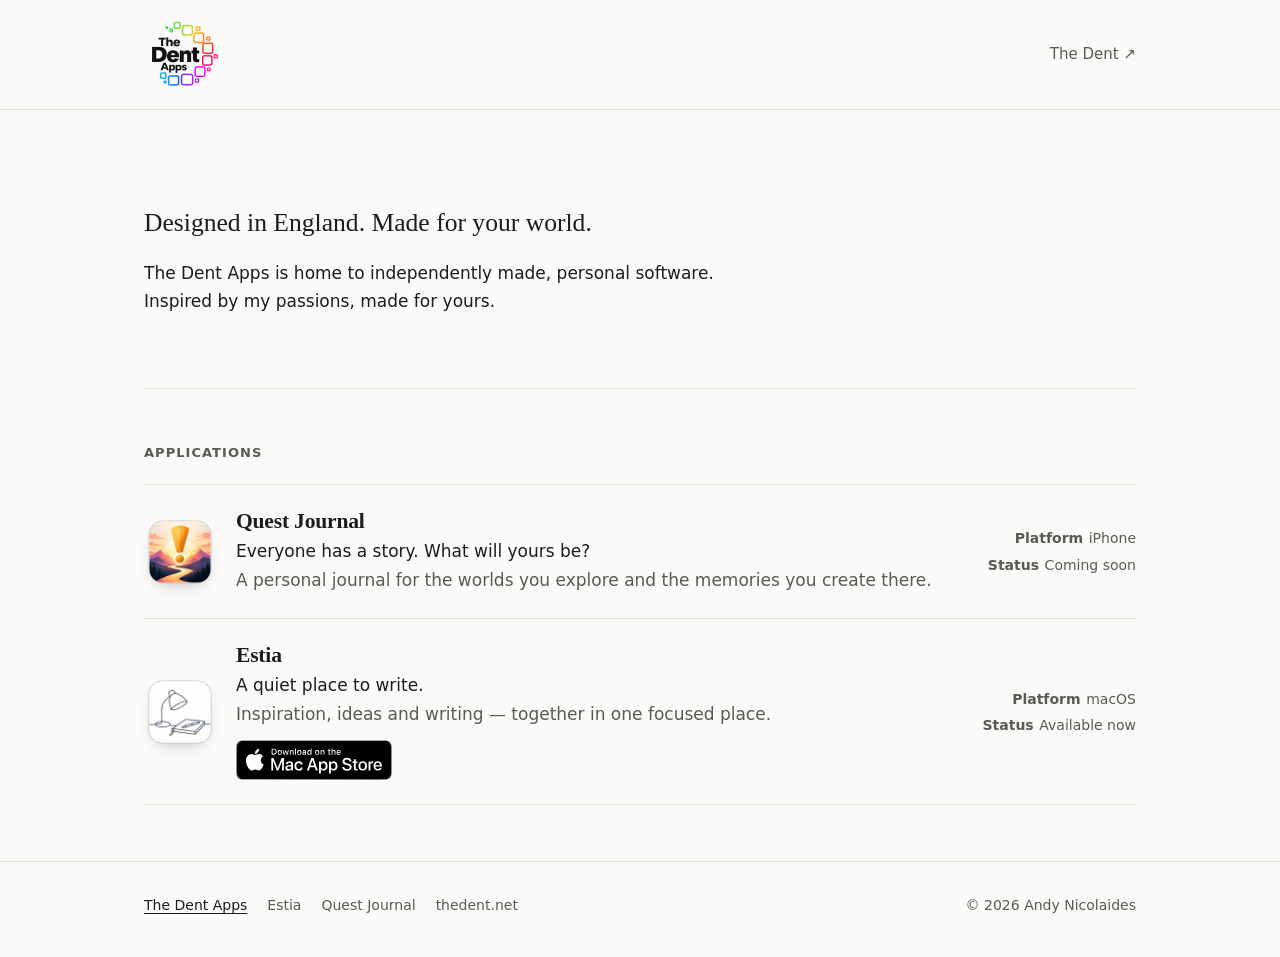
<file: index.html>
<!doctype html>
<html lang="en-GB">
<head>
  <meta charset="utf-8">
  <meta name="viewport" content="width=device-width, initial-scale=1">
  <title>The Dent Apps</title>
  <meta name="description" content="Independent, personal software designed in England by Andy Nicolaides.">
  <link rel="canonical" href="https://apps.thedent.net/">
  <link rel="icon" href="/favicon.png" type="image/png">
  <link rel="apple-touch-icon" href="/apple-touch-icon.png">
  <link rel="stylesheet" href="/styles.css">
</head>
<body>
  <a class="skip-link" href="#main">Skip to content</a>

  <header class="site-header">
    <div class="wrap site-header__bar">
      <a class="site-title" href="/" aria-current="page"><picture><source srcset="/assets/images/the-dent-apps-logo-dark.png" media="(prefers-color-scheme: dark)"><img class="site-title__logo" src="/assets/images/the-dent-apps-logo-light.png" width="320" height="320" alt="The Dent Apps"></picture></a>
      <nav aria-label="Site">
        <ul class="nav-list">
          <li><a href="https://thedent.net">The Dent<span aria-hidden="true"> ↗</span></a></li>
        </ul>
      </nav>
    </div>
  </header>

  <main id="main">
    <div class="wrap">
      <section class="page-intro prose" aria-labelledby="page-title">
        <h1 class="visually-hidden" id="page-title">The Dent Apps</h1>
        <p class="lede">Designed in England. Made for your world.</p>
        <p>The Dent Apps is home to independently made, personal software. Inspired by my passions, made for yours.</p>
      </section>

      <section class="section" aria-labelledby="apps-heading">
        <h2 class="section-label" id="apps-heading">Applications</h2>
        <ul class="app-list">
          <li data-app="quest-journal">
            <article class="app-entry">
              <picture class="app-entry__icon"><source srcset="/quest-journal/assets/quest-journal-icon-dark.png" media="(prefers-color-scheme: dark)"><img class="app-icon app-icon--ios" src="/quest-journal/assets/quest-journal-icon-light.png" width="512" height="512" alt=""></picture>
              <div class="app-entry__text">
                <h3 class="app-entry__name"><a href="/quest-journal/">Quest Journal</a></h3>
                <p class="app-entry__tagline">Everyone has a story. What will yours be?</p>
                <p class="app-entry__description">A personal journal for the worlds you explore and the memories you create there.</p>
              </div>
              <dl class="app-entry__meta">
                <div><dt>Platform</dt><dd>iPhone</dd></div>
                <div><dt>Status</dt><dd>Coming soon</dd></div>
              </dl>
            </article>
          </li>
          <li data-app="estia">
            <article class="app-entry">
              <picture class="app-entry__icon"><source srcset="/estia/assets/estia-icon-dark.png" media="(prefers-color-scheme: dark)"><img class="app-icon app-icon--ios" src="/estia/assets/estia-icon-light.png" width="512" height="512" alt=""></picture>
              <div class="app-entry__text">
                <h3 class="app-entry__name"><a href="/estia/">Estia</a></h3>
                <p class="app-entry__tagline">A quiet place to write.</p>
                <p class="app-entry__description">Inspiration, ideas and writing — together in one focused place.</p>
                <p class="app-entry__badge"><a class="store-badge" href="https://apps.apple.com/gb/app/estia-writing-inspiration/id6816411324?mt=12"><img src="/estia/assets/download-on-the-mac-app-store-badge.svg" width="156" height="40" alt="Download on the Mac App Store"></a></p>
              </div>
              <dl class="app-entry__meta">
                <div><dt>Platform</dt><dd>macOS</dd></div>
                <div><dt>Status</dt><dd>Available now</dd></div>
              </dl>
            </article>
          </li>
        </ul>
      </section>
    </div>
  </main>

  <footer class="site-footer">
    <div class="wrap site-footer__inner">
      <nav aria-label="Footer">
        <ul class="nav-list">
          <li><a href="/" aria-current="page">The Dent Apps</a></li>
          <li><a href="/estia/">Estia</a></li>
          <li><a href="/quest-journal/">Quest Journal</a></li>
          <li><a href="https://thedent.net">thedent.net</a></li>
        </ul>
      </nav>
      <p>© 2026 Andy Nicolaides</p>
    </div>
  </footer>
</body>
</html>
</file>
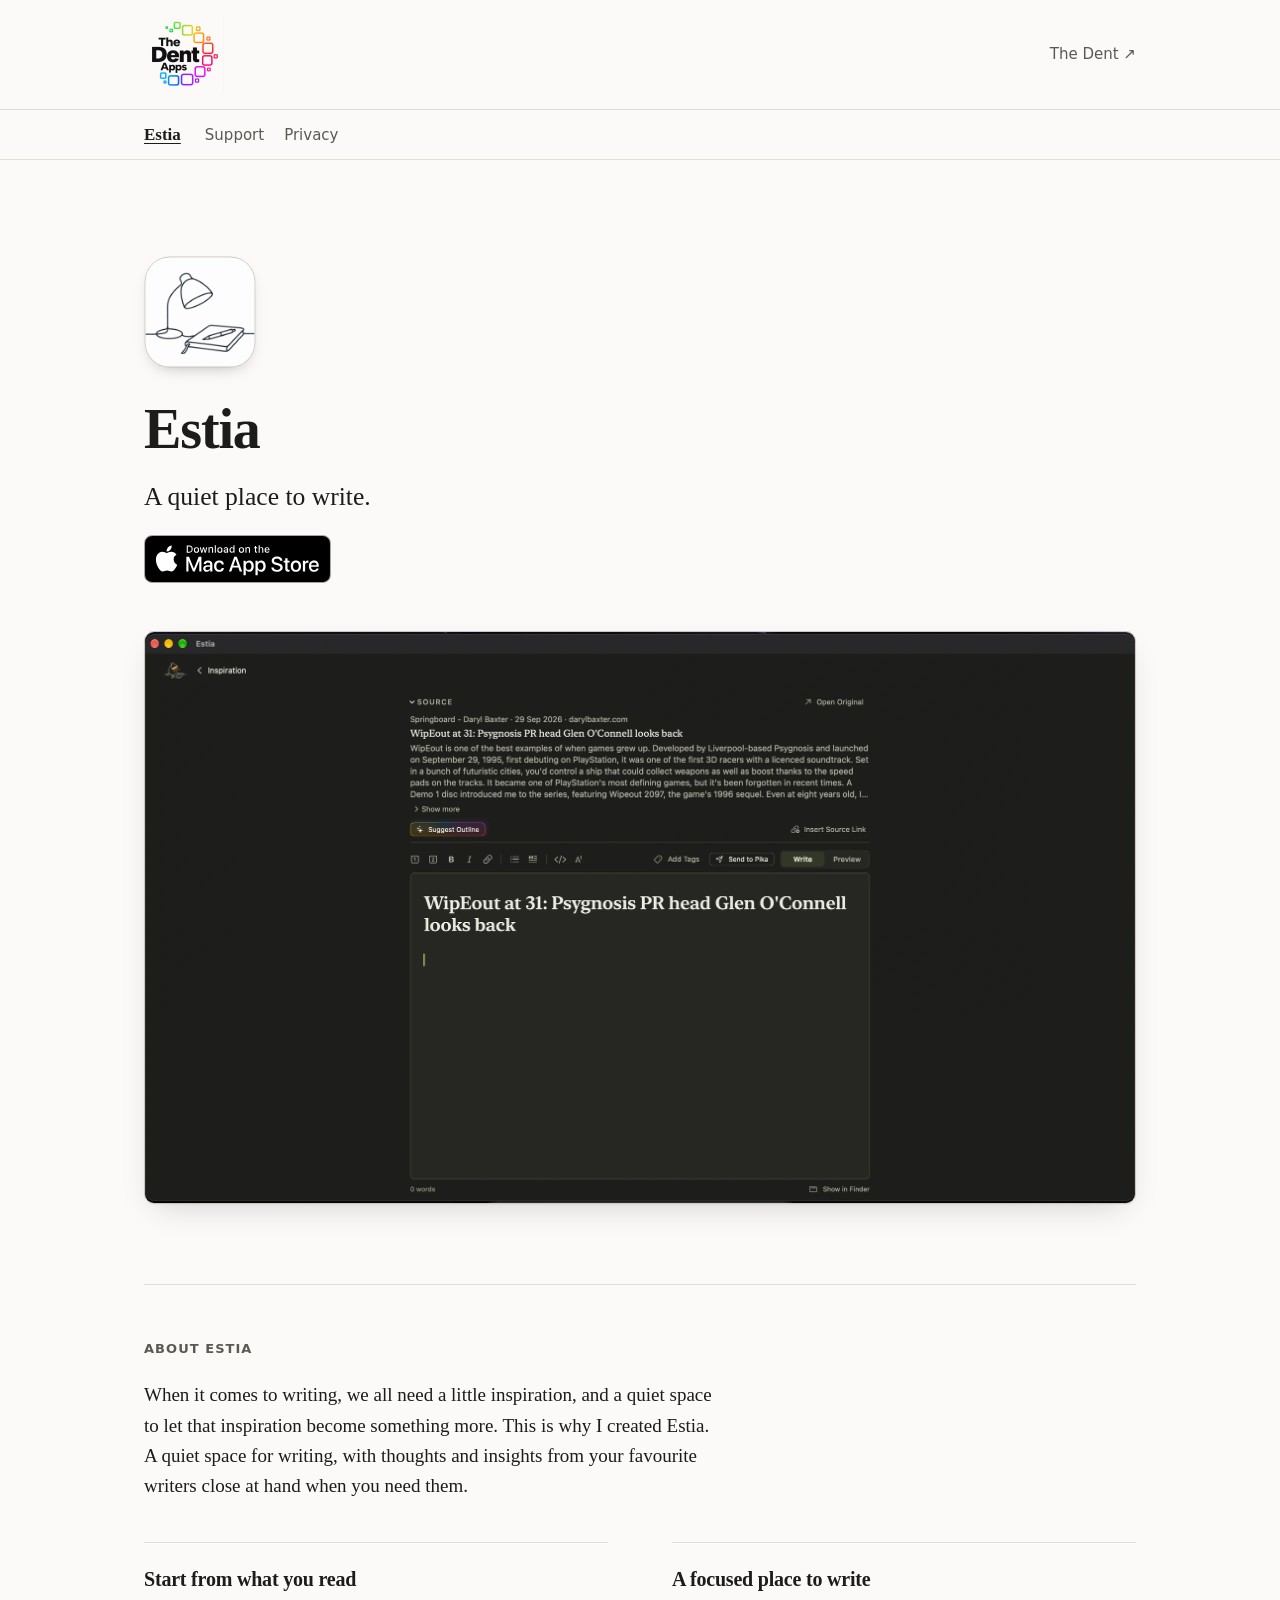
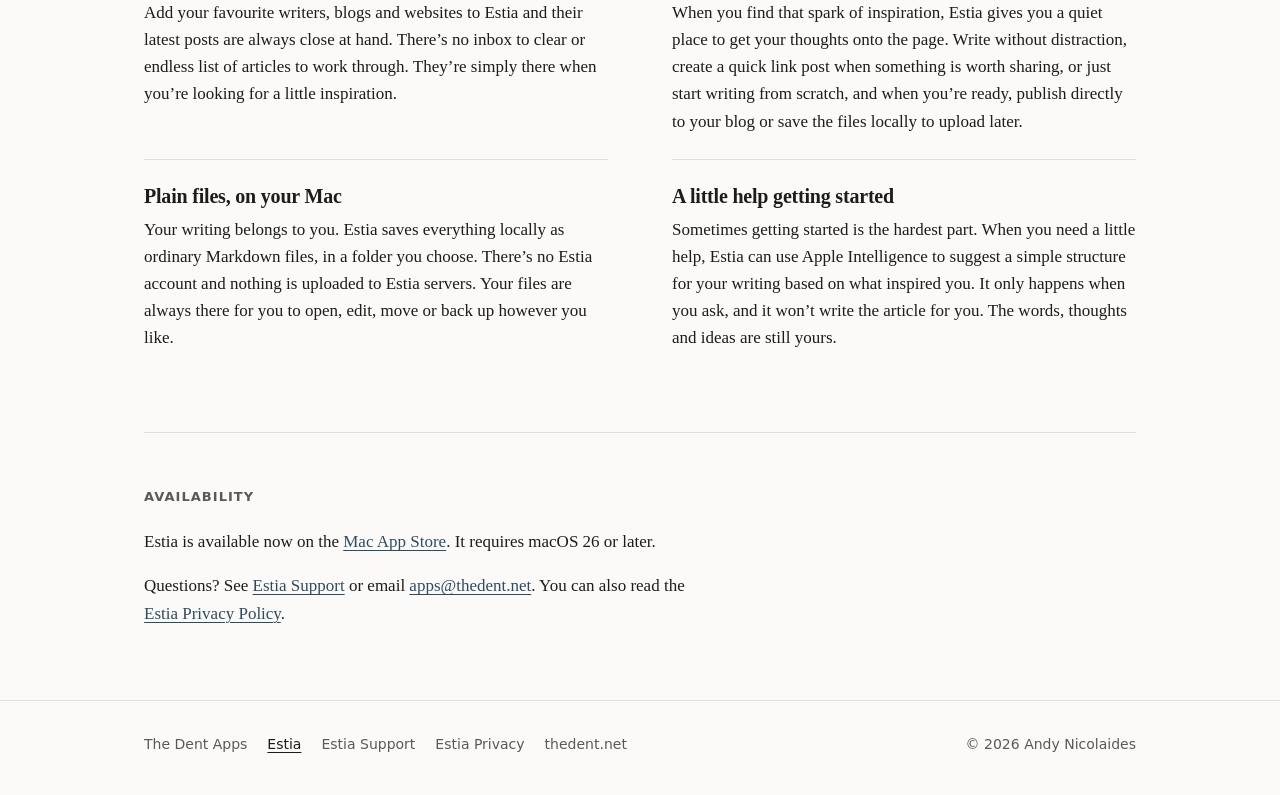
<file: estia/index.html>
<!doctype html>
<html lang="en-GB" data-app="estia">
<head>
  <meta charset="utf-8">
  <meta name="viewport" content="width=device-width, initial-scale=1">
  <title>Estia · The Dent Apps</title>
  <meta name="description" content="Estia is a native Mac writing app: a quiet place to write. Available now on the Mac App Store.">
  <link rel="canonical" href="https://apps.thedent.net/estia/">
  <link rel="icon" href="/favicon.png" type="image/png">
  <link rel="apple-touch-icon" href="/apple-touch-icon.png">
  <link rel="stylesheet" href="/styles.css">
</head>
<body>
  <a class="skip-link" href="#main">Skip to content</a>

  <header class="site-header">
    <div class="wrap site-header__bar">
      <a class="site-title" href="/"><picture><source srcset="/assets/images/the-dent-apps-logo-dark.png" media="(prefers-color-scheme: dark)"><img class="site-title__logo" src="/assets/images/the-dent-apps-logo-light.png" width="320" height="320" alt="The Dent Apps"></picture></a>
      <nav aria-label="Site">
        <ul class="nav-list">
          <li><a href="https://thedent.net">The Dent<span aria-hidden="true"> ↗</span></a></li>
        </ul>
      </nav>
    </div>
    <nav class="app-nav" aria-label="Estia">
      <div class="wrap app-nav__inner">
        <a class="app-nav__name" href="/estia/" aria-current="page">Estia</a>
        <ul class="nav-list">
          <li><a href="/estia/support/">Support</a></li>
          <li><a href="/estia/privacy/">Privacy</a></li>
        </ul>
      </div>
    </nav>
  </header>

  <main id="main">
    <div class="wrap">
      <section class="product-hero" aria-labelledby="page-title">
        <picture><source srcset="/estia/assets/estia-icon-dark.png" media="(prefers-color-scheme: dark)"><img class="app-icon app-icon--ios" src="/estia/assets/estia-icon-light.png" width="512" height="512" alt=""></picture>
        <h1 id="page-title">Estia</h1>
        <p class="lede">A quiet place to write.</p>
        <p class="product-hero__badge"><a class="store-badge" href="https://apps.apple.com/gb/app/estia-writing-inspiration/id6816411324?mt=12"><img src="/estia/assets/download-on-the-mac-app-store-badge.svg" width="156" height="40" alt="Download on the Mac App Store"></a></p>
      </section>

      <div class="product-shot">
        <figure class="screenshot">
          <img src="/estia/assets/estia-screenshot.webp" width="2000" height="1153"
               alt="Estia’s main window in dark mode, with a source article’s details and a Suggest Outline button above a new draft, and Send to Pika, Write and Preview in the toolbar.">
        </figure>
      </div>

      <section class="section" aria-labelledby="about-heading">
        <h2 class="section-label" id="about-heading">About Estia</h2>
        <p class="intro-text">When it comes to writing, we all need a little inspiration, and a quiet space to let that inspiration become something more. This is why I created Estia. A quiet space for writing, with thoughts and insights from your favourite writers close at hand when you need them.</p>

        <div class="features">
          <div class="feature">
            <h3>Start from what you read</h3>
            <p>Add your favourite writers, blogs and websites to Estia and their latest posts are always close at hand. There’s no inbox to clear or endless list of articles to work through. They’re simply there when you’re looking for a little inspiration.</p>
          </div>
          <div class="feature">
            <h3>A focused place to write</h3>
            <p>When you find that spark of inspiration, Estia gives you a quiet place to get your thoughts onto the page. Write without distraction, create a quick link post when something is worth sharing, or just start writing from scratch, and when you’re ready, publish directly to your blog or save the files locally to upload later.</p>
          </div>
          <div class="feature">
            <h3>Plain files, on your Mac</h3>
            <p>Your writing belongs to you. Estia saves everything locally as ordinary Markdown files, in a folder you choose. There’s no Estia account and nothing is uploaded to Estia servers. Your files are always there for you to open, edit, move or back up however you like.</p>
          </div>
          <div class="feature">
            <h3>A little help getting started</h3>
            <p>Sometimes getting started is the hardest part. When you need a little help, Estia can use Apple Intelligence to suggest a simple structure for your writing based on what inspired you. It only happens when you ask, and it won’t write the article for you. The words, thoughts and ideas are still yours.</p>
          </div>
        </div>
      </section>

      <section class="section" aria-labelledby="availability-heading">
        <h2 class="section-label" id="availability-heading">Availability</h2>
        <div class="prose">
          <p>Estia is available now on the <a href="https://apps.apple.com/gb/app/estia-writing-inspiration/id6816411324?mt=12">Mac App Store</a>. It requires macOS 26 or later.</p>
          <p>Questions? See <a href="/estia/support/">Estia Support</a> or email <a href="mailto:apps@thedent.net">apps@thedent.net</a>. You can also read the <a href="/estia/privacy/">Estia Privacy Policy</a>.</p>
        </div>
      </section>
    </div>
  </main>

  <footer class="site-footer">
    <div class="wrap site-footer__inner">
      <nav aria-label="Footer">
        <ul class="nav-list">
          <li><a href="/">The Dent Apps</a></li>
          <li><a href="/estia/" aria-current="page">Estia</a></li>
          <li><a href="/estia/support/">Estia Support</a></li>
          <li><a href="/estia/privacy/">Estia Privacy</a></li>
          <li><a href="https://thedent.net">thedent.net</a></li>
        </ul>
      </nav>
      <p>© 2026 Andy Nicolaides</p>
    </div>
  </footer>
</body>
</html>
</file>
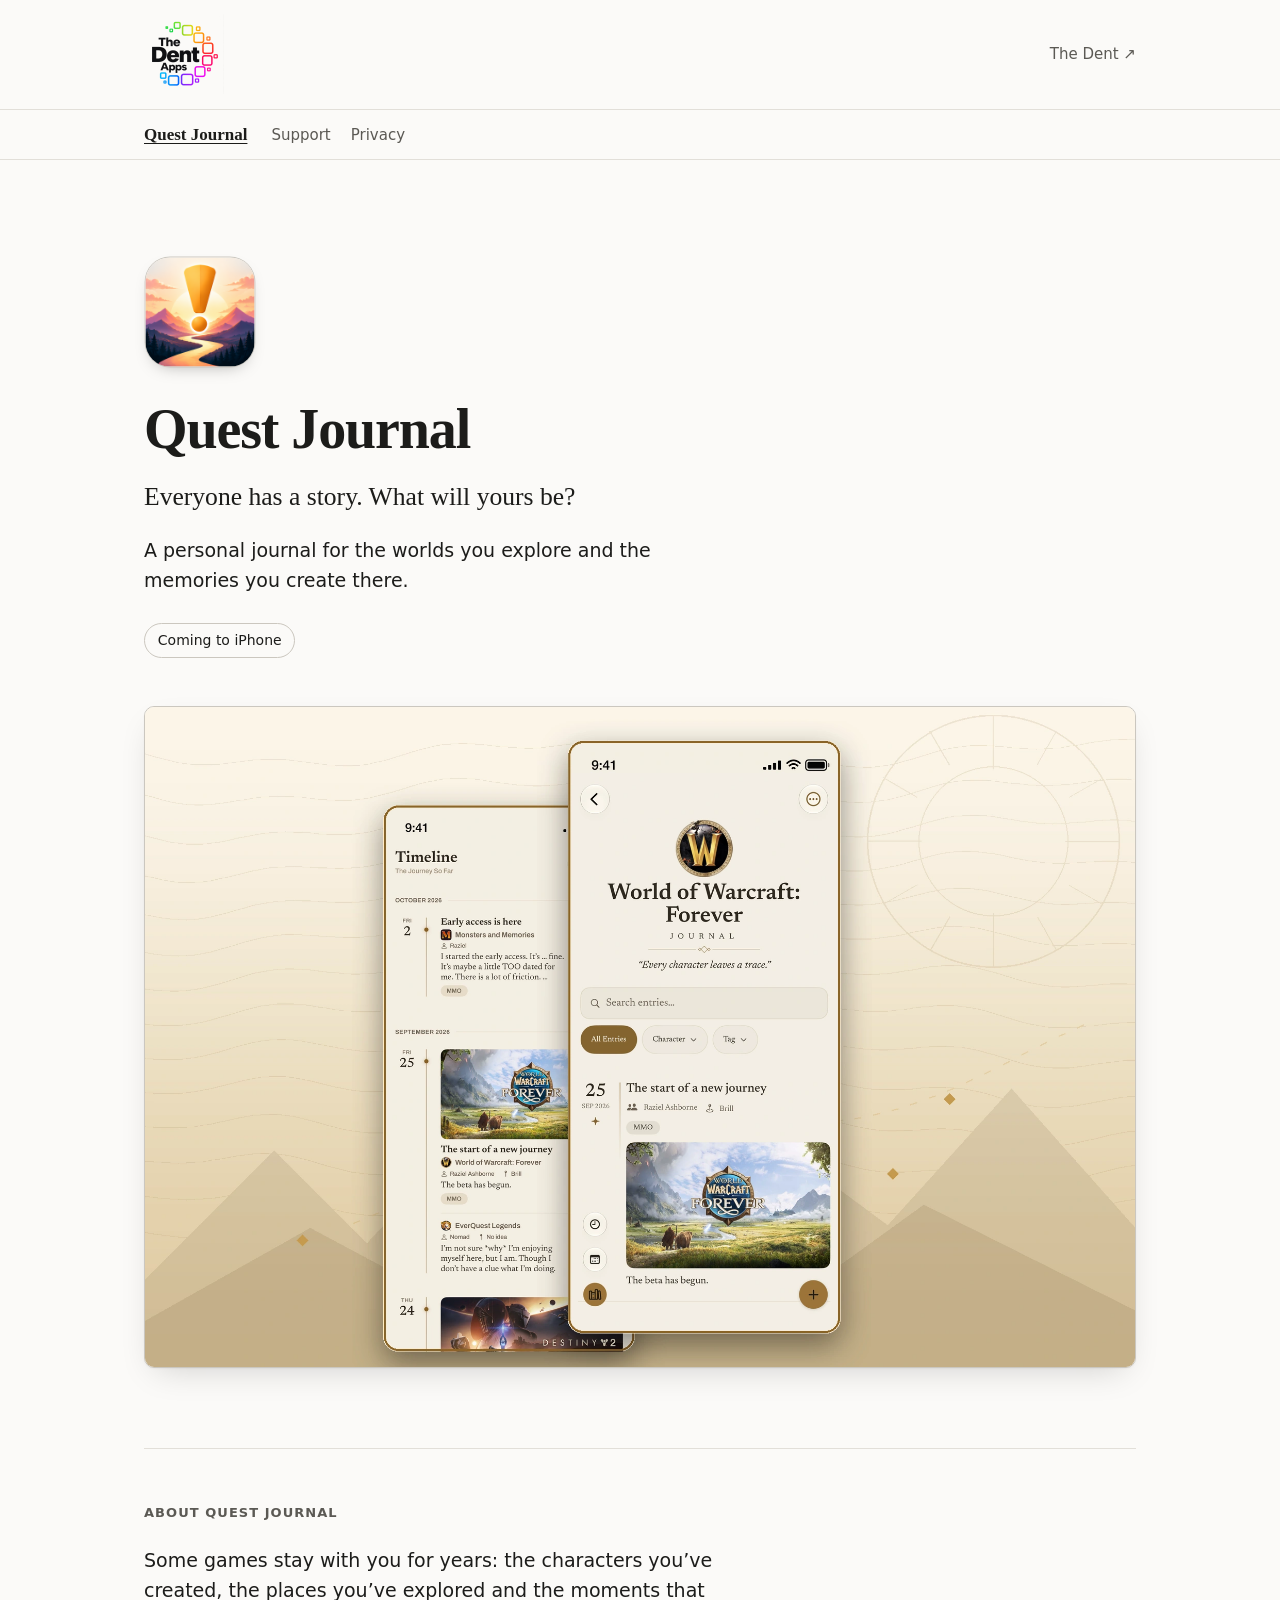
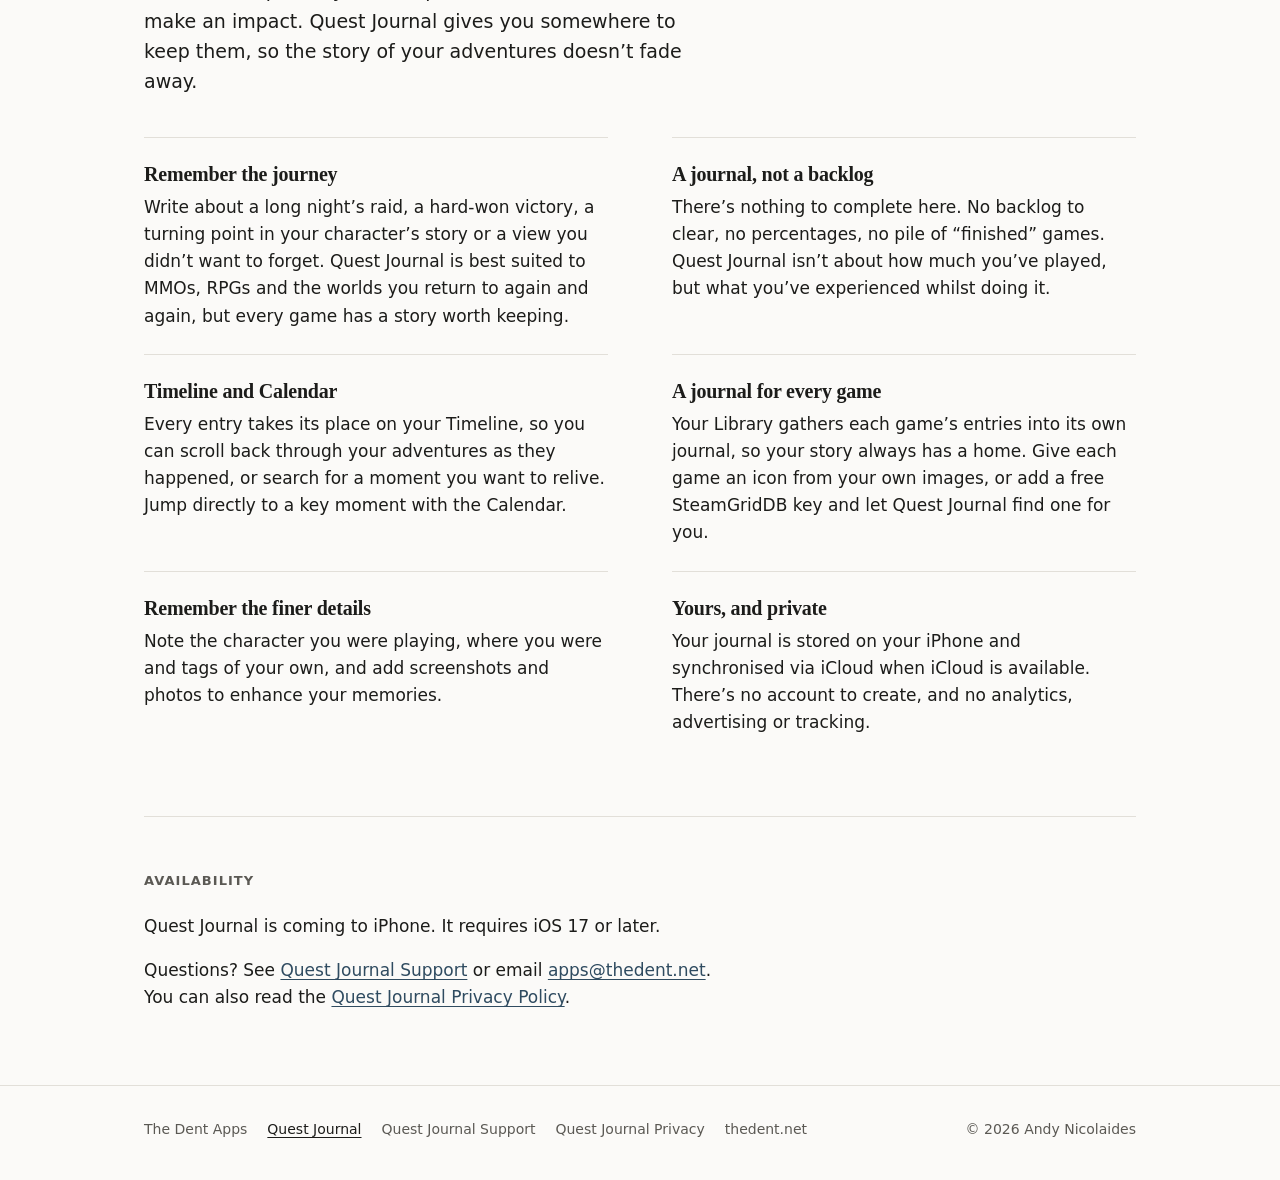
<file: quest-journal/index.html>
<!doctype html>
<html lang="en-GB" data-app="quest-journal">
<head>
  <meta charset="utf-8">
  <meta name="viewport" content="width=device-width, initial-scale=1">
  <title>Quest Journal · The Dent Apps</title>
  <meta name="description" content="Quest Journal is a personal journal for the worlds you explore and the memories you create there. Coming soon to iPhone.">
  <link rel="canonical" href="https://apps.thedent.net/quest-journal/">
  <link rel="icon" href="/favicon.png" type="image/png">
  <link rel="apple-touch-icon" href="/apple-touch-icon.png">
  <link rel="stylesheet" href="/styles.css">
</head>
<body>
  <a class="skip-link" href="#main">Skip to content</a>

  <header class="site-header">
    <div class="wrap site-header__bar">
      <a class="site-title" href="/"><picture><source srcset="/assets/images/the-dent-apps-logo-dark.png" media="(prefers-color-scheme: dark)"><img class="site-title__logo" src="/assets/images/the-dent-apps-logo-light.png" width="320" height="320" alt="The Dent Apps"></picture></a>
      <nav aria-label="Site">
        <ul class="nav-list">
          <li><a href="https://thedent.net">The Dent<span aria-hidden="true"> ↗</span></a></li>
        </ul>
      </nav>
    </div>
    <nav class="app-nav" aria-label="Quest Journal">
      <div class="wrap app-nav__inner">
        <a class="app-nav__name" href="/quest-journal/" aria-current="page">Quest Journal</a>
        <ul class="nav-list">
          <li><a href="/quest-journal/support/">Support</a></li>
          <li><a href="/quest-journal/privacy/">Privacy</a></li>
        </ul>
      </div>
    </nav>
  </header>

  <main id="main">
    <div class="wrap">
      <section class="product-hero" aria-labelledby="page-title">
        <picture><source srcset="/quest-journal/assets/quest-journal-icon-dark.png" media="(prefers-color-scheme: dark)"><img class="app-icon app-icon--ios" src="/quest-journal/assets/quest-journal-icon-light.png" width="512" height="512" alt=""></picture>
        <h1 id="page-title">Quest Journal</h1>
        <p class="lede">Everyone has a story. What will yours be?</p>
        <p class="intro-text">A personal journal for the worlds you explore and the memories you create there.</p>
        <p class="status">Coming to iPhone</p>
      </section>

      <div class="product-shot">
        <figure class="screenshot">
          <picture>
            <source srcset="/quest-journal/assets/quest-journal-hero-dark.webp" media="(prefers-color-scheme: dark)">
            <img src="/quest-journal/assets/quest-journal-hero-light.webp" width="1536" height="1024"
                 alt="Quest Journal’s World of Warcraft: Forever journal in front of its multi-game Timeline, shown against a restrained cartographic landscape.">
          </picture>
        </figure>
      </div>

      <section class="section" aria-labelledby="about-heading">
        <h2 class="section-label" id="about-heading">About Quest Journal</h2>
        <p class="intro-text">Some games stay with you for years: the characters you’ve created, the places you’ve explored and the moments that make an impact. Quest Journal gives you somewhere to keep them, so the story of your adventures doesn’t fade away.</p>

        <div class="features">
          <div class="feature">
            <h3>Remember the journey</h3>
            <p>Write about a long night’s raid, a hard-won victory, a turning point in your character’s story or a view you didn’t want to forget. Quest Journal is best suited to MMOs, RPGs and the worlds you return to again and again, but every game has a story worth keeping.</p>
          </div>
          <div class="feature">
            <h3>A journal, not a backlog</h3>
            <p>There’s nothing to complete here. No backlog to clear, no percentages, no pile of “finished” games. Quest Journal isn’t about how much you’ve played, but what you’ve experienced whilst doing it.</p>
          </div>
          <div class="feature">
            <h3>Timeline and Calendar</h3>
            <p>Every entry takes its place on your Timeline, so you can scroll back through your adventures as they happened, or search for a moment you want to relive. Jump directly to a key moment with the Calendar.</p>
          </div>
          <div class="feature">
            <h3>A journal for every game</h3>
            <p>Your Library gathers each game’s entries into its own journal, so your story always has a home. Give each game an icon from your own images, or add a free SteamGridDB key and let Quest Journal find one for you.</p>
          </div>
          <div class="feature">
            <h3>Remember the finer details</h3>
            <p>Note the character you were playing, where you were and tags of your own, and add screenshots and photos to enhance your memories.</p>
          </div>
          <div class="feature">
            <h3>Yours, and private</h3>
            <p>Your journal is stored on your iPhone and synchronised via iCloud when iCloud is available. There’s no account to create, and no analytics, advertising or tracking.</p>
          </div>
        </div>
      </section>

      <section class="section" aria-labelledby="availability-heading">
        <h2 class="section-label" id="availability-heading">Availability</h2>
        <div class="prose">
          <p>Quest Journal is coming to iPhone. It requires iOS 17 or later.</p>
          <p>Questions? See <a href="/quest-journal/support/">Quest Journal Support</a> or email <a href="mailto:apps@thedent.net">apps@thedent.net</a>. You can also read the <a href="/quest-journal/privacy/">Quest Journal Privacy Policy</a>.</p>
        </div>
      </section>
    </div>
  </main>

  <footer class="site-footer">
    <div class="wrap site-footer__inner">
      <nav aria-label="Footer">
        <ul class="nav-list">
          <li><a href="/">The Dent Apps</a></li>
          <li><a href="/quest-journal/" aria-current="page">Quest Journal</a></li>
          <li><a href="/quest-journal/support/">Quest Journal Support</a></li>
          <li><a href="/quest-journal/privacy/">Quest Journal Privacy</a></li>
          <li><a href="https://thedent.net">thedent.net</a></li>
        </ul>
      </nav>
      <p>© 2026 Andy Nicolaides</p>
    </div>
  </footer>
</body>
</html>
</file>
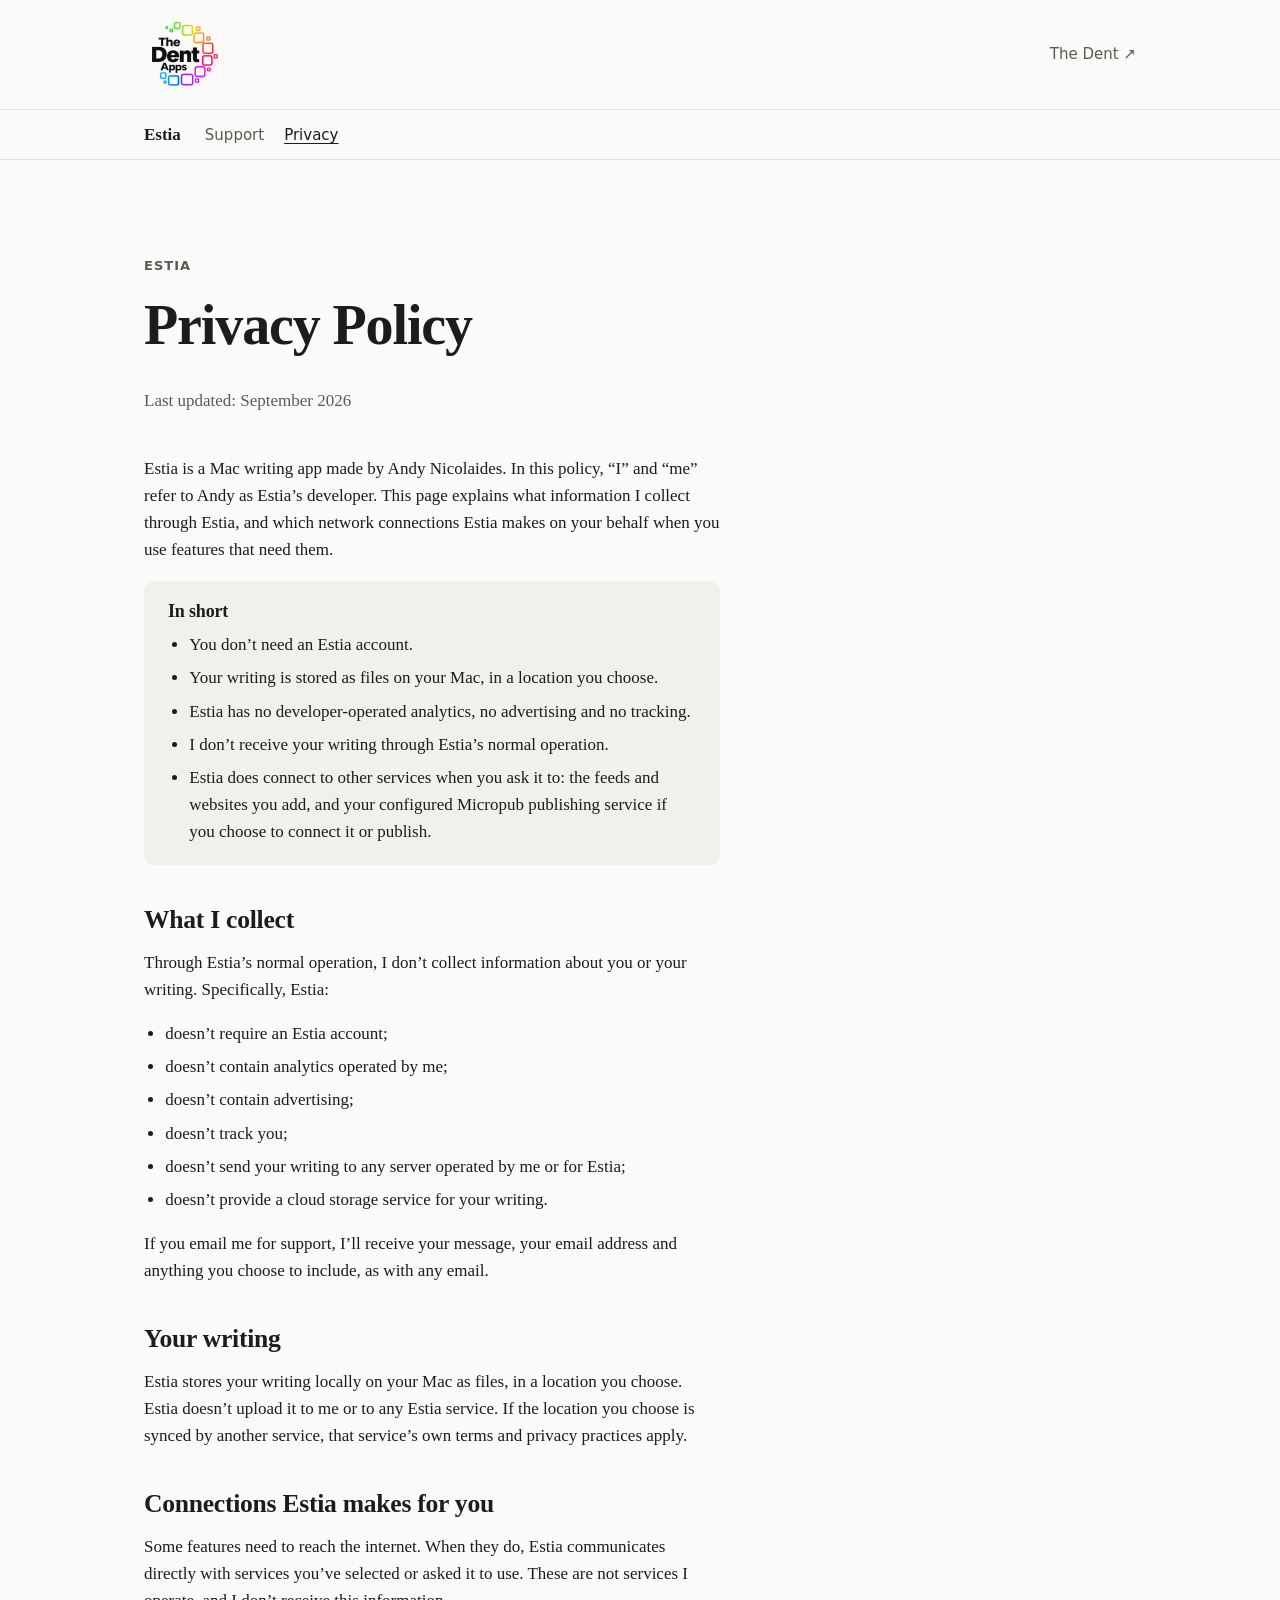
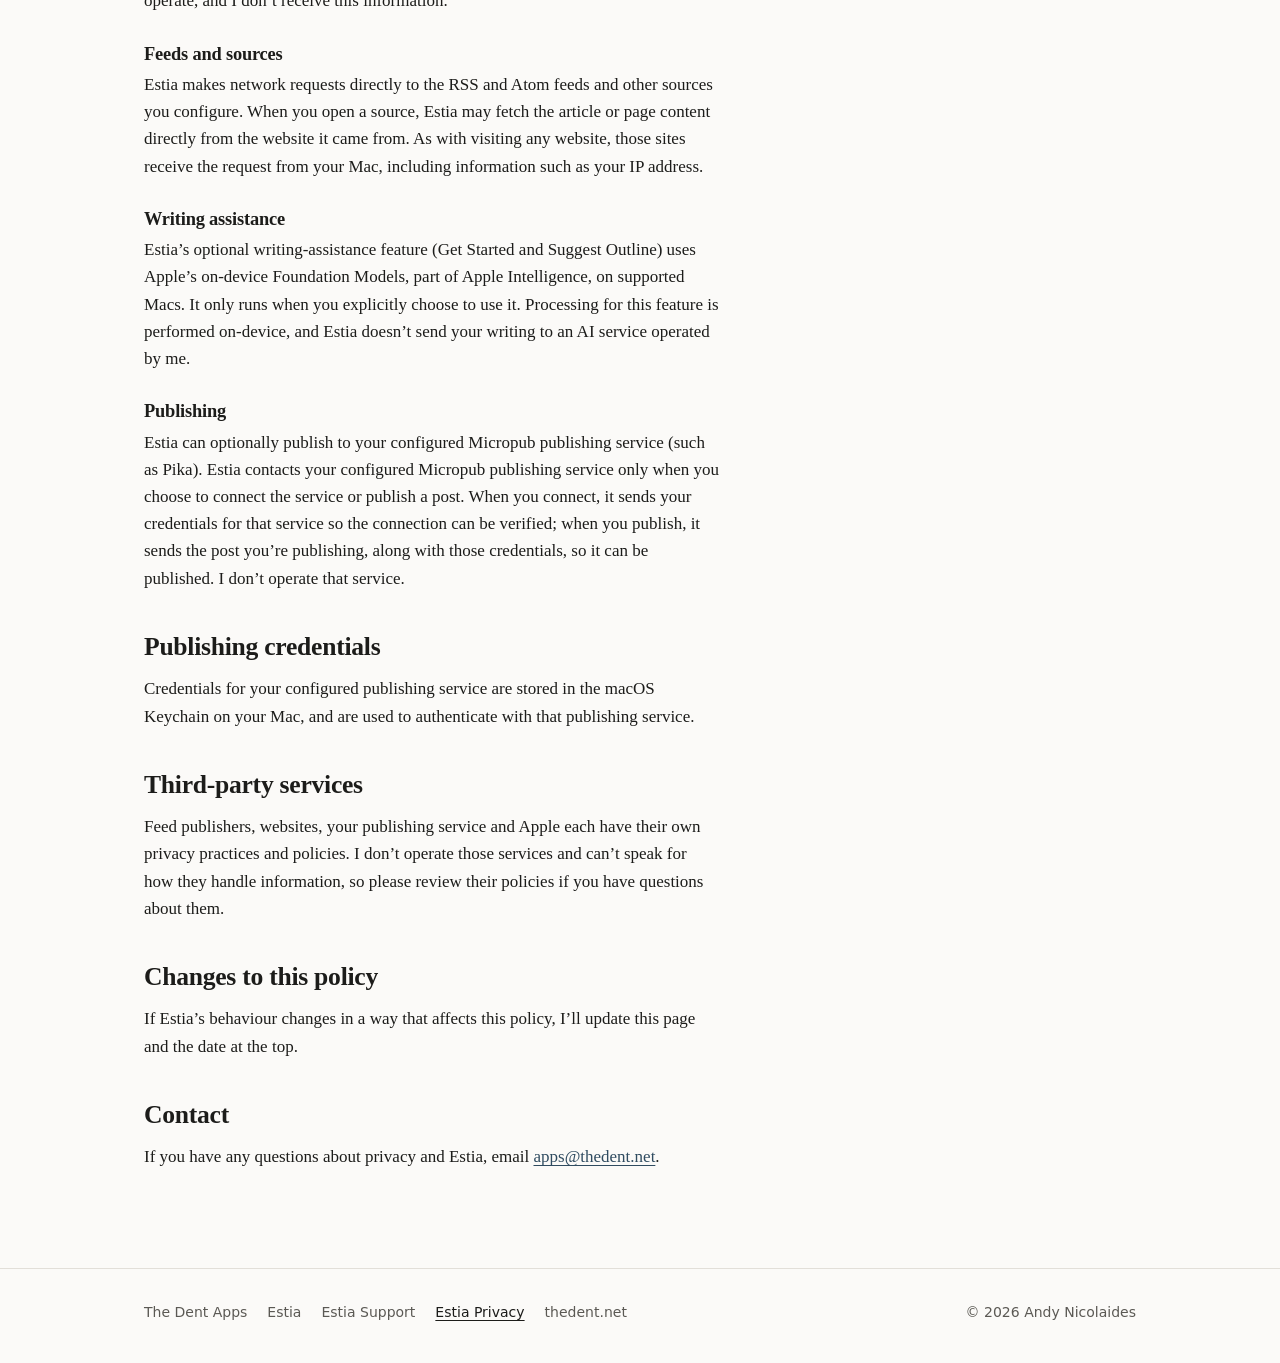
<file: estia/privacy/index.html>
<!doctype html>
<html lang="en-GB" data-app="estia">
<head>
  <meta charset="utf-8">
  <meta name="viewport" content="width=device-width, initial-scale=1">
  <title>Privacy Policy · Estia · The Dent Apps</title>
  <meta name="description" content="How Estia handles your writing and your data, in plain English.">
  <link rel="canonical" href="https://apps.thedent.net/estia/privacy/">
  <link rel="icon" href="/favicon.png" type="image/png">
  <link rel="apple-touch-icon" href="/apple-touch-icon.png">
  <link rel="stylesheet" href="/styles.css">
</head>
<body>
  <a class="skip-link" href="#main">Skip to content</a>

  <header class="site-header">
    <div class="wrap site-header__bar">
      <a class="site-title" href="/"><picture><source srcset="/assets/images/the-dent-apps-logo-dark.png" media="(prefers-color-scheme: dark)"><img class="site-title__logo" src="/assets/images/the-dent-apps-logo-light.png" width="320" height="320" alt="The Dent Apps"></picture></a>
      <nav aria-label="Site">
        <ul class="nav-list">
          <li><a href="https://thedent.net">The Dent<span aria-hidden="true"> ↗</span></a></li>
        </ul>
      </nav>
    </div>
    <nav class="app-nav" aria-label="Estia">
      <div class="wrap app-nav__inner">
        <a class="app-nav__name" href="/estia/">Estia</a>
        <ul class="nav-list">
          <li><a href="/estia/support/">Support</a></li>
          <li><a href="/estia/privacy/" aria-current="page">Privacy</a></li>
        </ul>
      </div>
    </nav>
  </header>

  <main id="main">
    <div class="wrap">
      <article class="doc prose">
        <header class="page-intro">
          <p class="eyebrow"><a href="/estia/">Estia</a></p>
          <h1>Privacy Policy</h1>
          <p class="muted">Last updated: <time datetime="2026-09">September 2026</time></p>
        </header>

        <p>Estia is a Mac writing app made by Andy Nicolaides. In this policy, “I” and “me” refer to Andy as Estia’s developer. This page explains what information I collect through Estia, and which network connections Estia makes on your behalf when you use features that need them.</p>

        <section class="summary" aria-labelledby="summary-heading">
          <h2 id="summary-heading">In short</h2>
          <ul>
            <li>You don’t need an Estia account.</li>
            <li>Your writing is stored as files on your Mac, in a location you choose.</li>
            <li>Estia has no developer-operated analytics, no advertising and no tracking.</li>
            <li>I don’t receive your writing through Estia’s normal operation.</li>
            <li>Estia does connect to other services when you ask it to: the feeds and websites you add, and your configured Micropub publishing service if you choose to connect it or publish.</li>
          </ul>
        </section>

        <h2>What I collect</h2>
        <p>Through Estia’s normal operation, I don’t collect information about you or your writing. Specifically, Estia:</p>
        <ul>
          <li>doesn’t require an Estia account;</li>
          <li>doesn’t contain analytics operated by me;</li>
          <li>doesn’t contain advertising;</li>
          <li>doesn’t track you;</li>
          <li>doesn’t send your writing to any server operated by me or for Estia;</li>
          <li>doesn’t provide a cloud storage service for your writing.</li>
        </ul>
        <p>If you email me for support, I’ll receive your message, your email address and anything you choose to include, as with any email.</p>

        <h2>Your writing</h2>
        <p>Estia stores your writing locally on your Mac as files, in a location you choose. Estia doesn’t upload it to me or to any Estia service. If the location you choose is synced by another service, that service’s own terms and privacy practices apply.</p>

        <h2>Connections Estia makes for you</h2>
        <p>Some features need to reach the internet. When they do, Estia communicates directly with services you’ve selected or asked it to use. These are not services I operate, and I don’t receive this information.</p>

        <h3>Feeds and sources</h3>
        <p>Estia makes network requests directly to the RSS and Atom feeds and other sources you configure. When you open a source, Estia may fetch the article or page content directly from the website it came from. As with visiting any website, those sites receive the request from your Mac, including information such as your IP address.</p>

        <h3>Writing assistance</h3>
        <p>Estia’s optional writing-assistance feature (Get Started and Suggest Outline) uses Apple’s on-device Foundation Models, part of Apple Intelligence, on supported Macs. It only runs when you explicitly choose to use it. Processing for this feature is performed on-device, and Estia doesn’t send your writing to an AI service operated by me.</p>

        <h3>Publishing</h3>
        <p>Estia can optionally publish to your configured Micropub publishing service (such as Pika). Estia contacts your configured Micropub publishing service only when you choose to connect the service or publish a post. When you connect, it sends your credentials for that service so the connection can be verified; when you publish, it sends the post you’re publishing, along with those credentials, so it can be published. I don’t operate that service.</p>

        <h2>Publishing credentials</h2>
        <p>Credentials for your configured publishing service are stored in the macOS Keychain on your Mac, and are used to authenticate with that publishing service.</p>

        <h2>Third-party services</h2>
        <p>Feed publishers, websites, your publishing service and Apple each have their own privacy practices and policies. I don’t operate those services and can’t speak for how they handle information, so please review their policies if you have questions about them.</p>

        <h2>Changes to this policy</h2>
        <p>If Estia’s behaviour changes in a way that affects this policy, I’ll update this page and the date at the top.</p>

        <h2>Contact</h2>
        <p>If you have any questions about privacy and Estia, email <a href="mailto:apps@thedent.net">apps@thedent.net</a>.</p>
      </article>
    </div>
  </main>

  <footer class="site-footer">
    <div class="wrap site-footer__inner">
      <nav aria-label="Footer">
        <ul class="nav-list">
          <li><a href="/">The Dent Apps</a></li>
          <li><a href="/estia/">Estia</a></li>
          <li><a href="/estia/support/">Estia Support</a></li>
          <li><a href="/estia/privacy/" aria-current="page">Estia Privacy</a></li>
          <li><a href="https://thedent.net">thedent.net</a></li>
        </ul>
      </nav>
      <p>© 2026 Andy Nicolaides</p>
    </div>
  </footer>
</body>
</html>
</file>
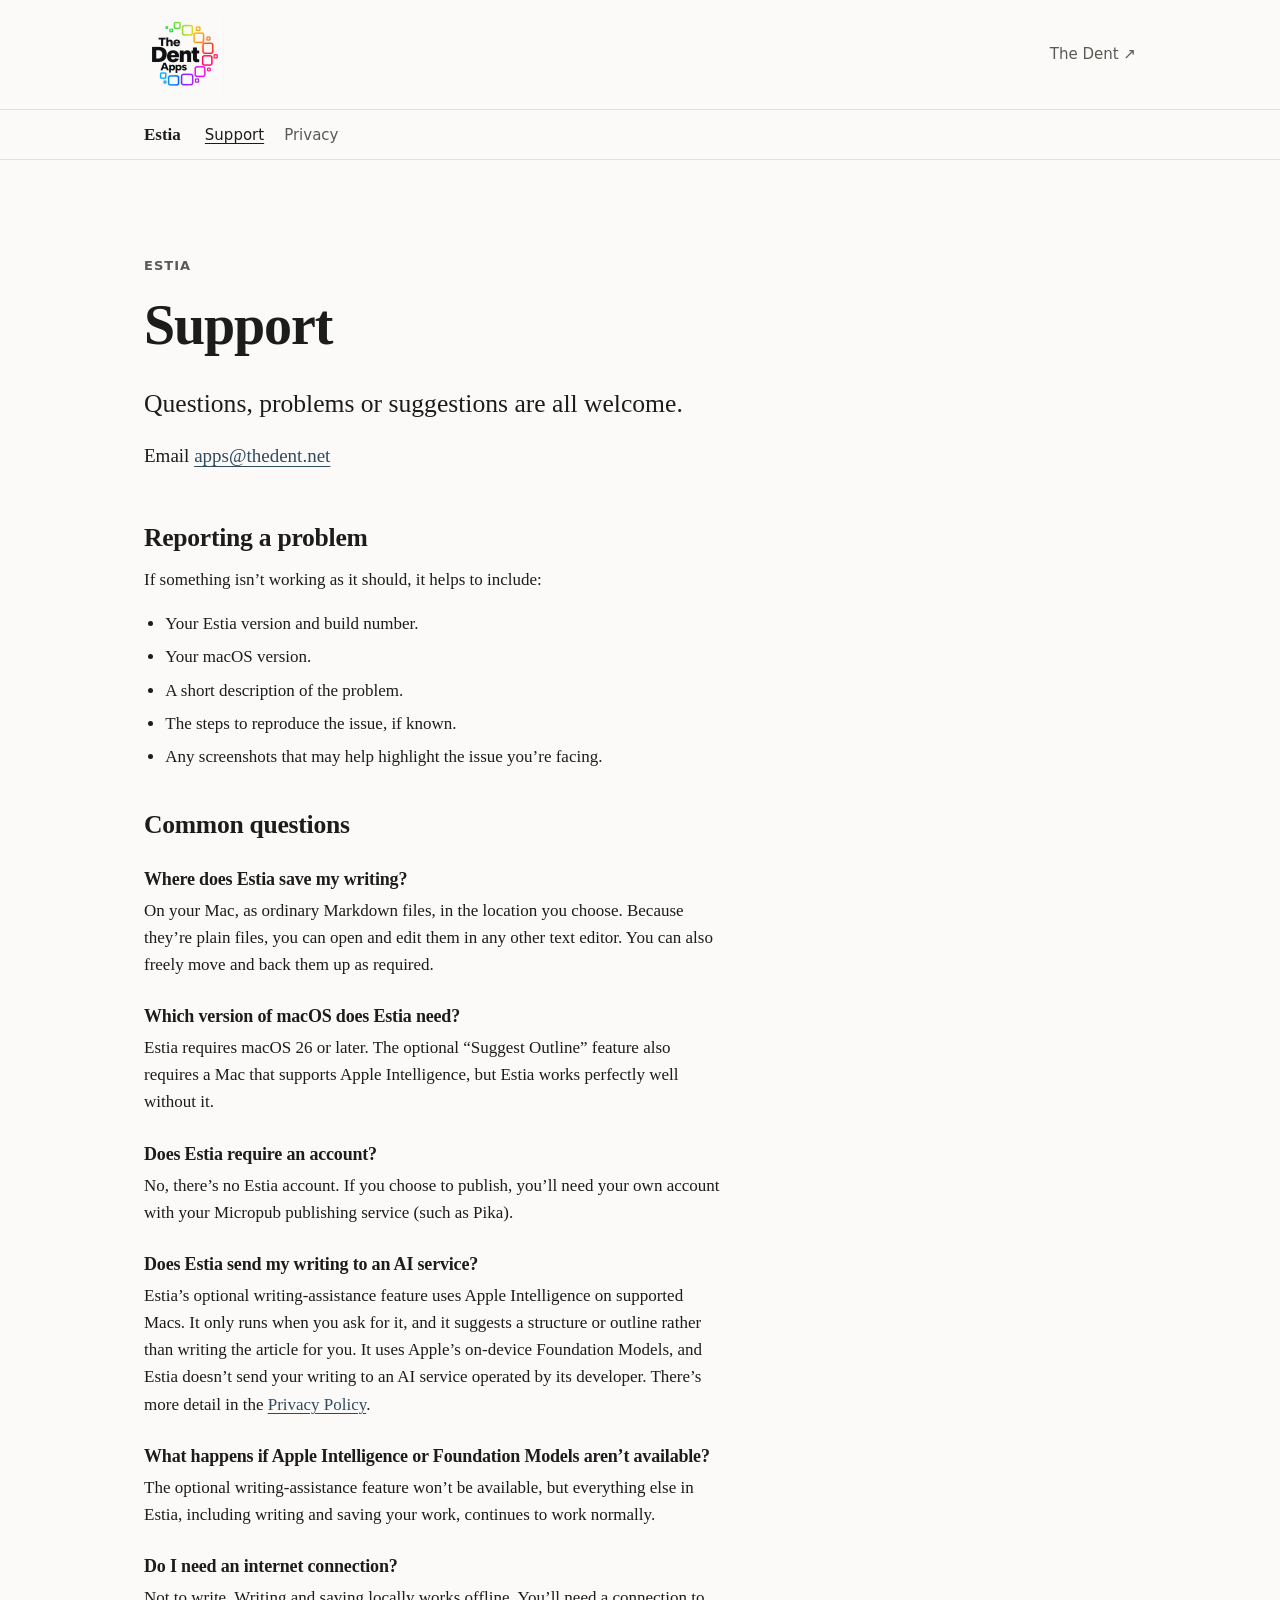
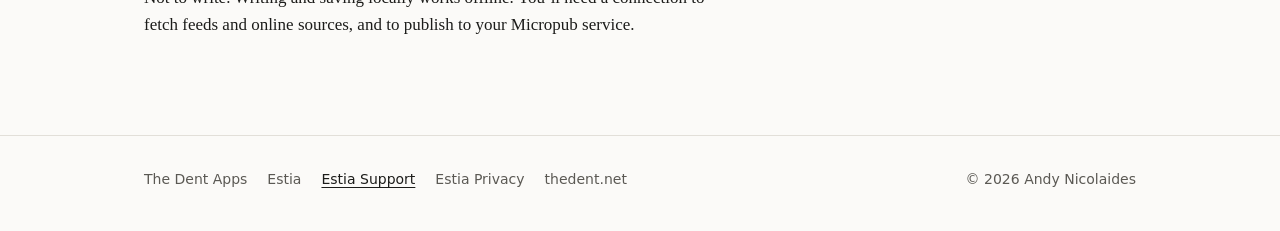
<file: estia/support/index.html>
<!doctype html>
<html lang="en-GB" data-app="estia">
<head>
  <meta charset="utf-8">
  <meta name="viewport" content="width=device-width, initial-scale=1">
  <title>Support · Estia · The Dent Apps</title>
  <meta name="description" content="Get help with Estia, and answers to common questions.">
  <link rel="canonical" href="https://apps.thedent.net/estia/support/">
  <link rel="icon" href="/favicon.png" type="image/png">
  <link rel="apple-touch-icon" href="/apple-touch-icon.png">
  <link rel="stylesheet" href="/styles.css">
</head>
<body>
  <a class="skip-link" href="#main">Skip to content</a>

  <header class="site-header">
    <div class="wrap site-header__bar">
      <a class="site-title" href="/"><picture><source srcset="/assets/images/the-dent-apps-logo-dark.png" media="(prefers-color-scheme: dark)"><img class="site-title__logo" src="/assets/images/the-dent-apps-logo-light.png" width="320" height="320" alt="The Dent Apps"></picture></a>
      <nav aria-label="Site">
        <ul class="nav-list">
          <li><a href="https://thedent.net">The Dent<span aria-hidden="true"> ↗</span></a></li>
        </ul>
      </nav>
    </div>
    <nav class="app-nav" aria-label="Estia">
      <div class="wrap app-nav__inner">
        <a class="app-nav__name" href="/estia/">Estia</a>
        <ul class="nav-list">
          <li><a href="/estia/support/" aria-current="page">Support</a></li>
          <li><a href="/estia/privacy/">Privacy</a></li>
        </ul>
      </div>
    </nav>
  </header>

  <main id="main">
    <div class="wrap">
      <article class="doc prose">
        <header class="page-intro">
          <p class="eyebrow"><a href="/estia/">Estia</a></p>
          <h1>Support</h1>
          <p class="lede">Questions, problems or suggestions are all welcome.</p>
          <p class="contact-line">Email <a href="mailto:apps@thedent.net">apps@thedent.net</a></p>
        </header>

        <h2>Reporting a problem</h2>
        <p>If something isn’t working as it should, it helps to include:</p>
        <ul>
          <li>Your Estia version and build number.</li>
          <li>Your macOS version.</li>
          <li>A short description of the problem.</li>
          <li>The steps to reproduce the issue, if known.</li>
          <li>Any screenshots that may help highlight the issue you’re facing.</li>
        </ul>

        <section class="faq" aria-labelledby="faq-heading">
          <h2 id="faq-heading">Common questions</h2>

          <h3>Where does Estia save my writing?</h3>
          <p>On your Mac, as ordinary Markdown files, in the location you choose. Because they’re plain files, you can open and edit them in any other text editor. You can also freely move and back them up as required.</p>

          <h3>Which version of macOS does Estia need?</h3>
          <p>Estia requires macOS 26 or later. The optional “Suggest Outline” feature also requires a Mac that supports Apple Intelligence, but Estia works perfectly well without it.</p>

          <h3>Does Estia require an account?</h3>
          <p>No, there’s no Estia account. If you choose to publish, you’ll need your own account with your Micropub publishing service (such as Pika).</p>

          <h3>Does Estia send my writing to an AI service?</h3>
          <p>Estia’s optional writing-assistance feature uses Apple Intelligence on supported Macs. It only runs when you ask for it, and it suggests a structure or outline rather than writing the article for you. It uses Apple’s on-device Foundation Models, and Estia doesn’t send your writing to an AI service operated by its developer. There’s more detail in the <a href="/estia/privacy/">Privacy Policy</a>.</p>

          <h3>What happens if Apple Intelligence or Foundation Models aren’t available?</h3>
          <p>The optional writing-assistance feature won’t be available, but everything else in Estia, including writing and saving your work, continues to work normally.</p>

          <h3>Do I need an internet connection?</h3>
          <p>Not to write. Writing and saving locally works offline. You’ll need a connection to fetch feeds and online sources, and to publish to your Micropub service.</p>
        </section>
      </article>
    </div>
  </main>

  <footer class="site-footer">
    <div class="wrap site-footer__inner">
      <nav aria-label="Footer">
        <ul class="nav-list">
          <li><a href="/">The Dent Apps</a></li>
          <li><a href="/estia/">Estia</a></li>
          <li><a href="/estia/support/" aria-current="page">Estia Support</a></li>
          <li><a href="/estia/privacy/">Estia Privacy</a></li>
          <li><a href="https://thedent.net">thedent.net</a></li>
        </ul>
      </nav>
      <p>© 2026 Andy Nicolaides</p>
    </div>
  </footer>
</body>
</html>
</file>
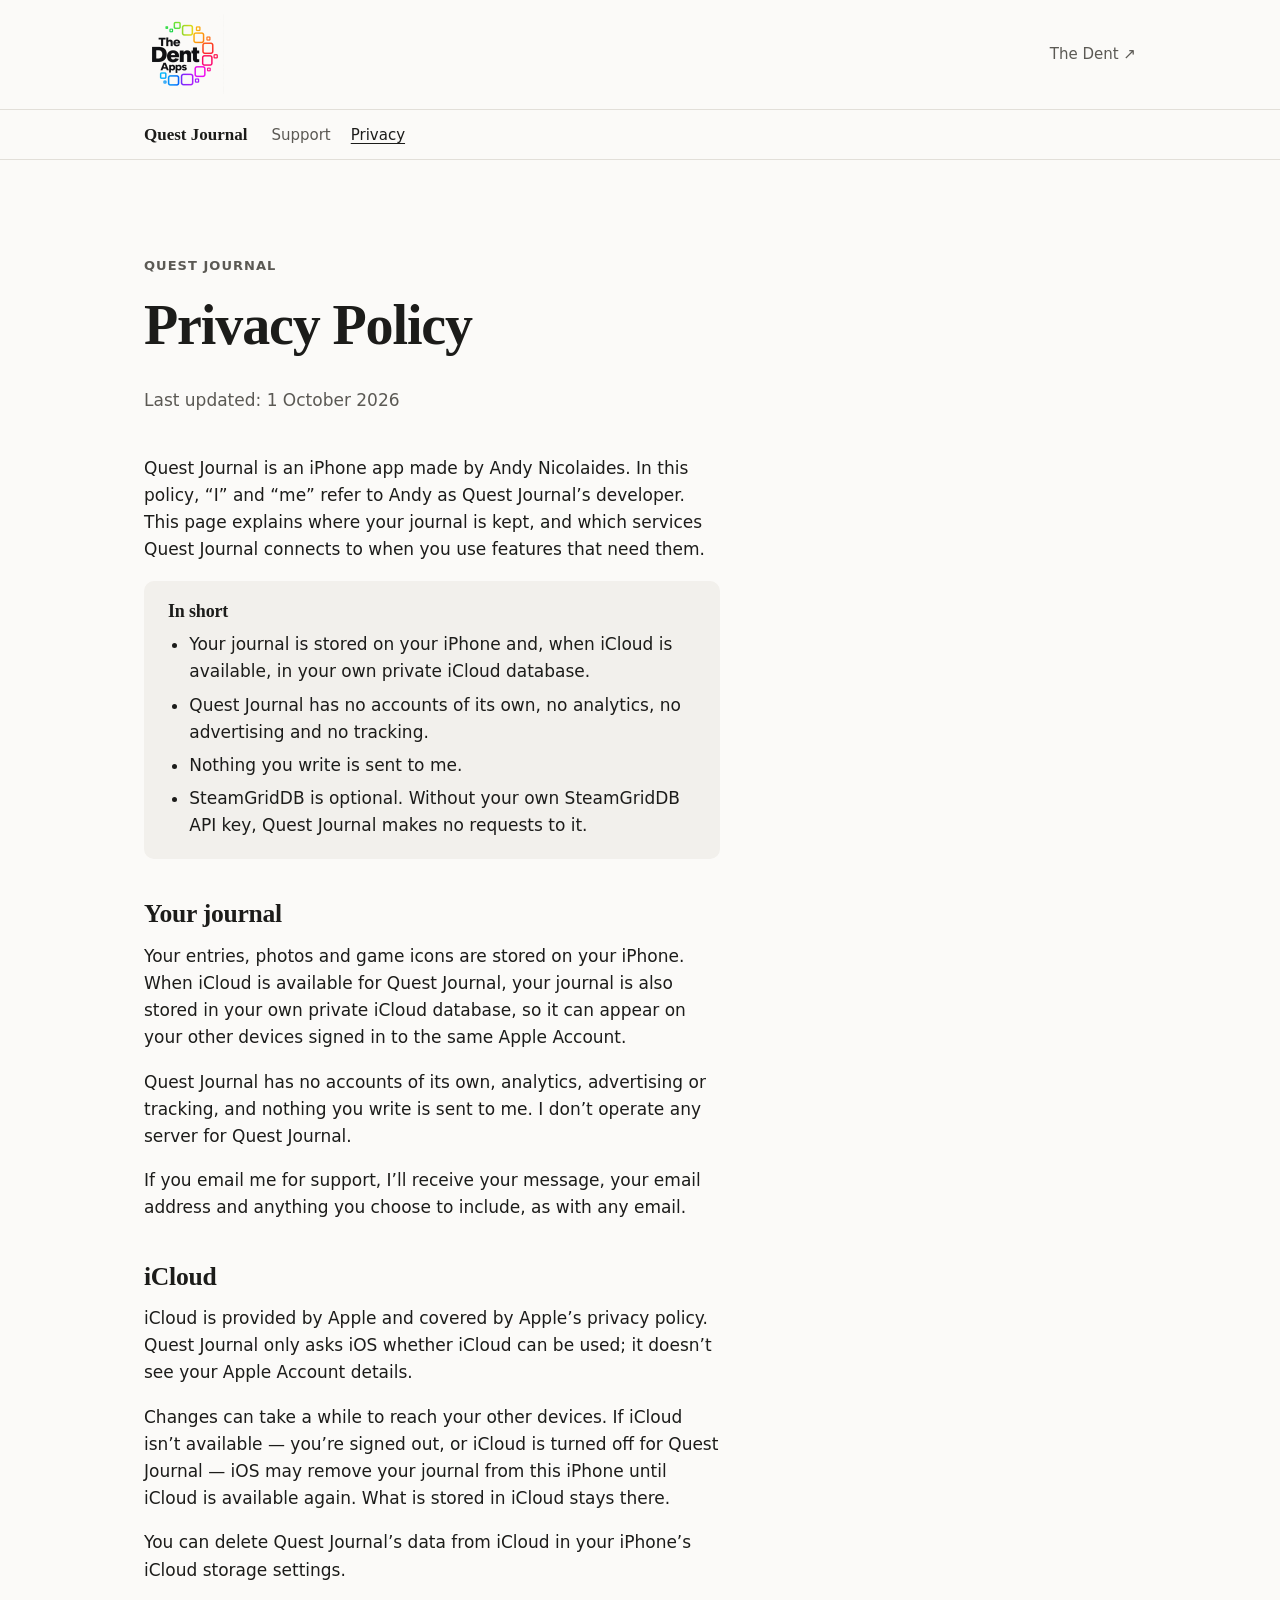
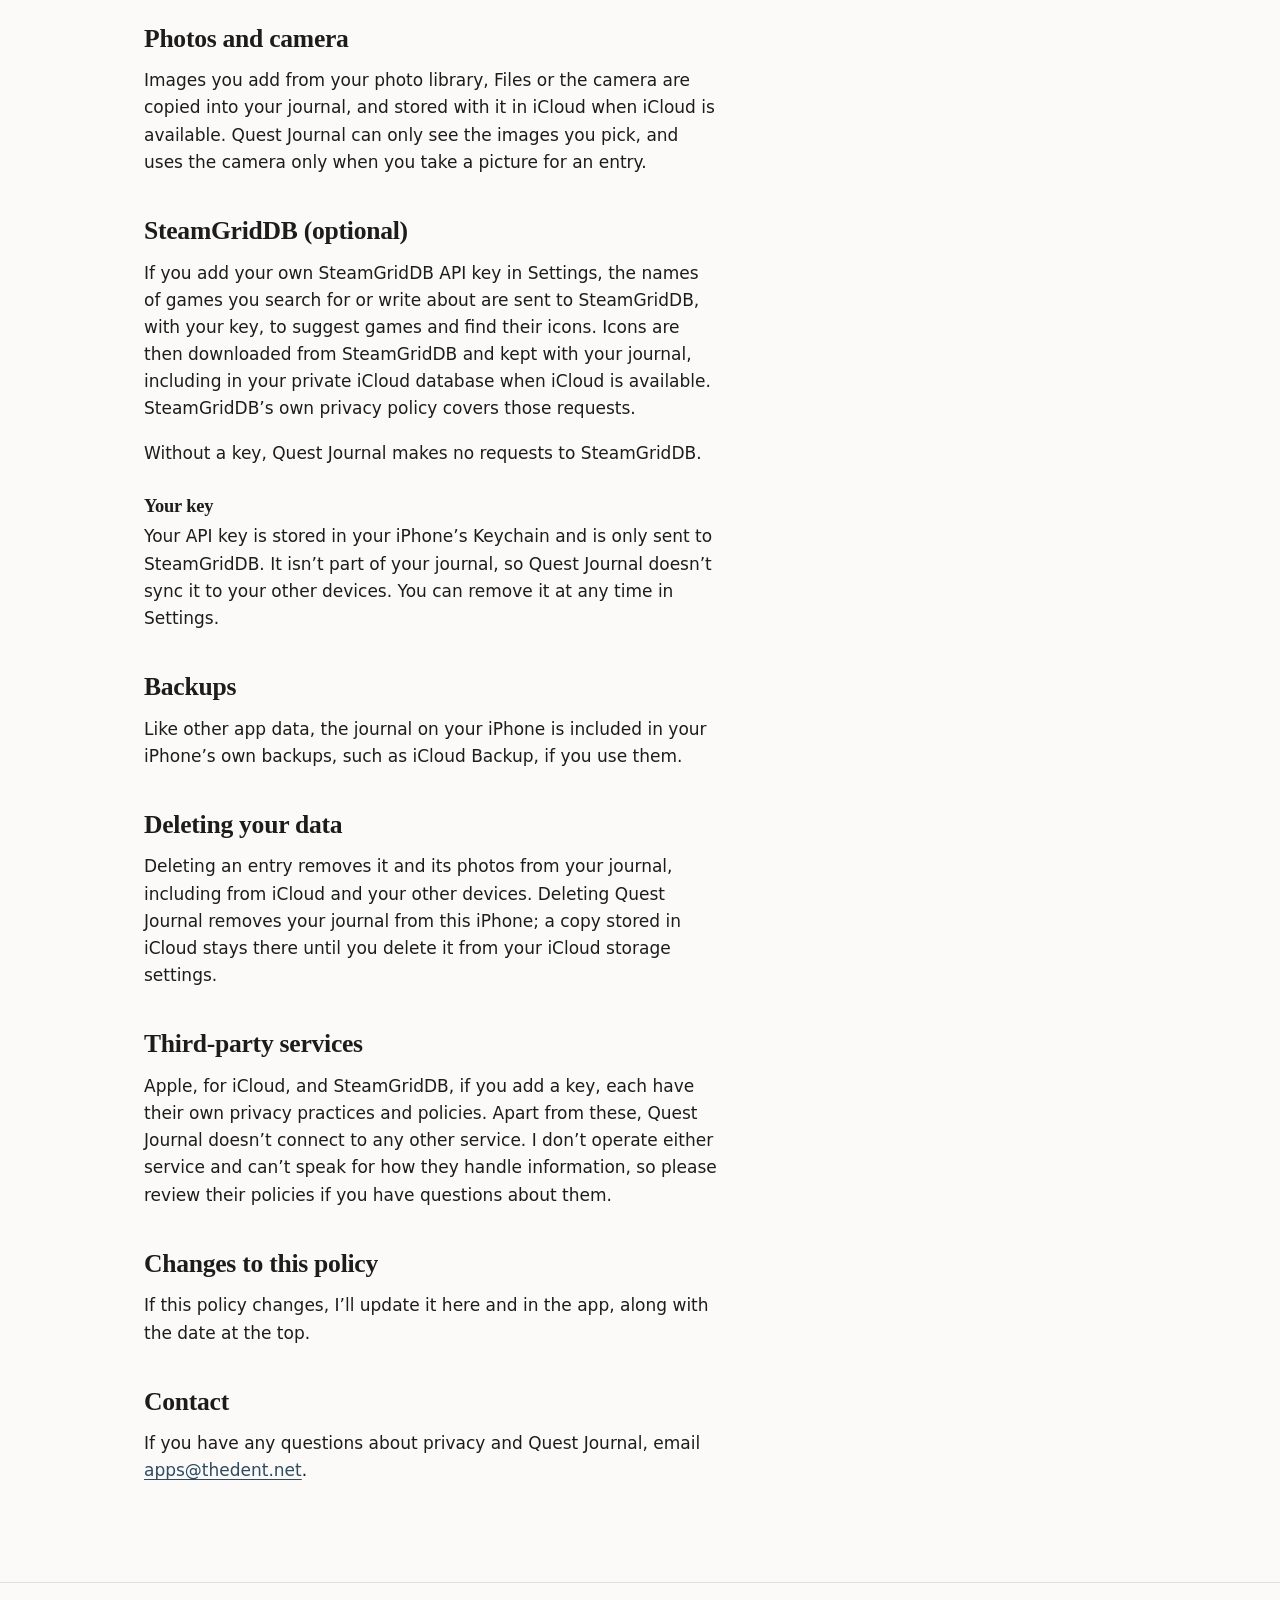
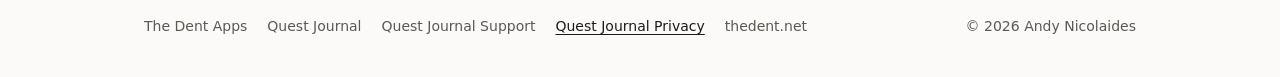
<file: quest-journal/privacy/index.html>
<!doctype html>
<html lang="en-GB" data-app="quest-journal">
<head>
  <meta charset="utf-8">
  <meta name="viewport" content="width=device-width, initial-scale=1">
  <title>Privacy Policy · Quest Journal · The Dent Apps</title>
  <meta name="description" content="How Quest Journal handles your journal and your data, in plain English.">
  <link rel="canonical" href="https://apps.thedent.net/quest-journal/privacy/">
  <link rel="icon" href="/favicon.png" type="image/png">
  <link rel="apple-touch-icon" href="/apple-touch-icon.png">
  <link rel="stylesheet" href="/styles.css">
</head>
<body>
  <a class="skip-link" href="#main">Skip to content</a>

  <header class="site-header">
    <div class="wrap site-header__bar">
      <a class="site-title" href="/"><picture><source srcset="/assets/images/the-dent-apps-logo-dark.png" media="(prefers-color-scheme: dark)"><img class="site-title__logo" src="/assets/images/the-dent-apps-logo-light.png" width="320" height="320" alt="The Dent Apps"></picture></a>
      <nav aria-label="Site">
        <ul class="nav-list">
          <li><a href="https://thedent.net">The Dent<span aria-hidden="true"> ↗</span></a></li>
        </ul>
      </nav>
    </div>
    <nav class="app-nav" aria-label="Quest Journal">
      <div class="wrap app-nav__inner">
        <a class="app-nav__name" href="/quest-journal/">Quest Journal</a>
        <ul class="nav-list">
          <li><a href="/quest-journal/support/">Support</a></li>
          <li><a href="/quest-journal/privacy/" aria-current="page">Privacy</a></li>
        </ul>
      </div>
    </nav>
  </header>

  <main id="main">
    <div class="wrap">
      <article class="doc prose">
        <header class="page-intro">
          <p class="eyebrow"><a href="/quest-journal/">Quest Journal</a></p>
          <h1>Privacy Policy</h1>
          <p class="muted">Last updated: <time datetime="2026-10-01">1 October 2026</time></p>
        </header>

        <p>Quest Journal is an iPhone app made by Andy Nicolaides. In this policy, “I” and “me” refer to Andy as Quest Journal’s developer. This page explains where your journal is kept, and which services Quest Journal connects to when you use features that need them.</p>

        <section class="summary" aria-labelledby="summary-heading">
          <h2 id="summary-heading">In short</h2>
          <ul>
            <li>Your journal is stored on your iPhone and, when iCloud is available, in your own private iCloud database.</li>
            <li>Quest Journal has no accounts of its own, no analytics, no advertising and no tracking.</li>
            <li>Nothing you write is sent to me.</li>
            <li>SteamGridDB is optional. Without your own SteamGridDB API key, Quest Journal makes no requests to it.</li>
          </ul>
        </section>

        <h2>Your journal</h2>
        <p>Your entries, photos and game icons are stored on your iPhone. When iCloud is available for Quest Journal, your journal is also stored in your own private iCloud database, so it can appear on your other devices signed in to the same Apple Account.</p>
        <p>Quest Journal has no accounts of its own, analytics, advertising or tracking, and nothing you write is sent to me. I don’t operate any server for Quest Journal.</p>
        <p>If you email me for support, I’ll receive your message, your email address and anything you choose to include, as with any email.</p>

        <h2>iCloud</h2>
        <p>iCloud is provided by Apple and covered by Apple’s privacy policy. Quest Journal only asks iOS whether iCloud can be used; it doesn’t see your Apple Account details.</p>
        <p>Changes can take a while to reach your other devices. If iCloud isn’t available — you’re signed out, or iCloud is turned off for Quest Journal — iOS may remove your journal from this iPhone until iCloud is available again. What is stored in iCloud stays there.</p>
        <p>You can delete Quest Journal’s data from iCloud in your iPhone’s iCloud storage settings.</p>

        <h2>Photos and camera</h2>
        <p>Images you add from your photo library, Files or the camera are copied into your journal, and stored with it in iCloud when iCloud is available. Quest Journal can only see the images you pick, and uses the camera only when you take a picture for an entry.</p>

        <h2>SteamGridDB (optional)</h2>
        <p>If you add your own SteamGridDB API key in Settings, the names of games you search for or write about are sent to SteamGridDB, with your key, to suggest games and find their icons. Icons are then downloaded from SteamGridDB and kept with your journal, including in your private iCloud database when iCloud is available. SteamGridDB’s own privacy policy covers those requests.</p>
        <p>Without a key, Quest Journal makes no requests to SteamGridDB.</p>

        <h3>Your key</h3>
        <p>Your API key is stored in your iPhone’s Keychain and is only sent to SteamGridDB. It isn’t part of your journal, so Quest Journal doesn’t sync it to your other devices. You can remove it at any time in Settings.</p>

        <h2>Backups</h2>
        <p>Like other app data, the journal on your iPhone is included in your iPhone’s own backups, such as iCloud Backup, if you use them.</p>

        <h2>Deleting your data</h2>
        <p>Deleting an entry removes it and its photos from your journal, including from iCloud and your other devices. Deleting Quest Journal removes your journal from this iPhone; a copy stored in iCloud stays there until you delete it from your iCloud storage settings.</p>

        <h2>Third-party services</h2>
        <p>Apple, for iCloud, and SteamGridDB, if you add a key, each have their own privacy practices and policies. Apart from these, Quest Journal doesn’t connect to any other service. I don’t operate either service and can’t speak for how they handle information, so please review their policies if you have questions about them.</p>

        <h2>Changes to this policy</h2>
        <p>If this policy changes, I’ll update it here and in the app, along with the date at the top.</p>

        <h2>Contact</h2>
        <p>If you have any questions about privacy and Quest Journal, email <a href="mailto:apps@thedent.net">apps@thedent.net</a>.</p>
      </article>
    </div>
  </main>

  <footer class="site-footer">
    <div class="wrap site-footer__inner">
      <nav aria-label="Footer">
        <ul class="nav-list">
          <li><a href="/">The Dent Apps</a></li>
          <li><a href="/quest-journal/">Quest Journal</a></li>
          <li><a href="/quest-journal/support/">Quest Journal Support</a></li>
          <li><a href="/quest-journal/privacy/" aria-current="page">Quest Journal Privacy</a></li>
          <li><a href="https://thedent.net">thedent.net</a></li>
        </ul>
      </nav>
      <p>© 2026 Andy Nicolaides</p>
    </div>
  </footer>
</body>
</html>
</file>
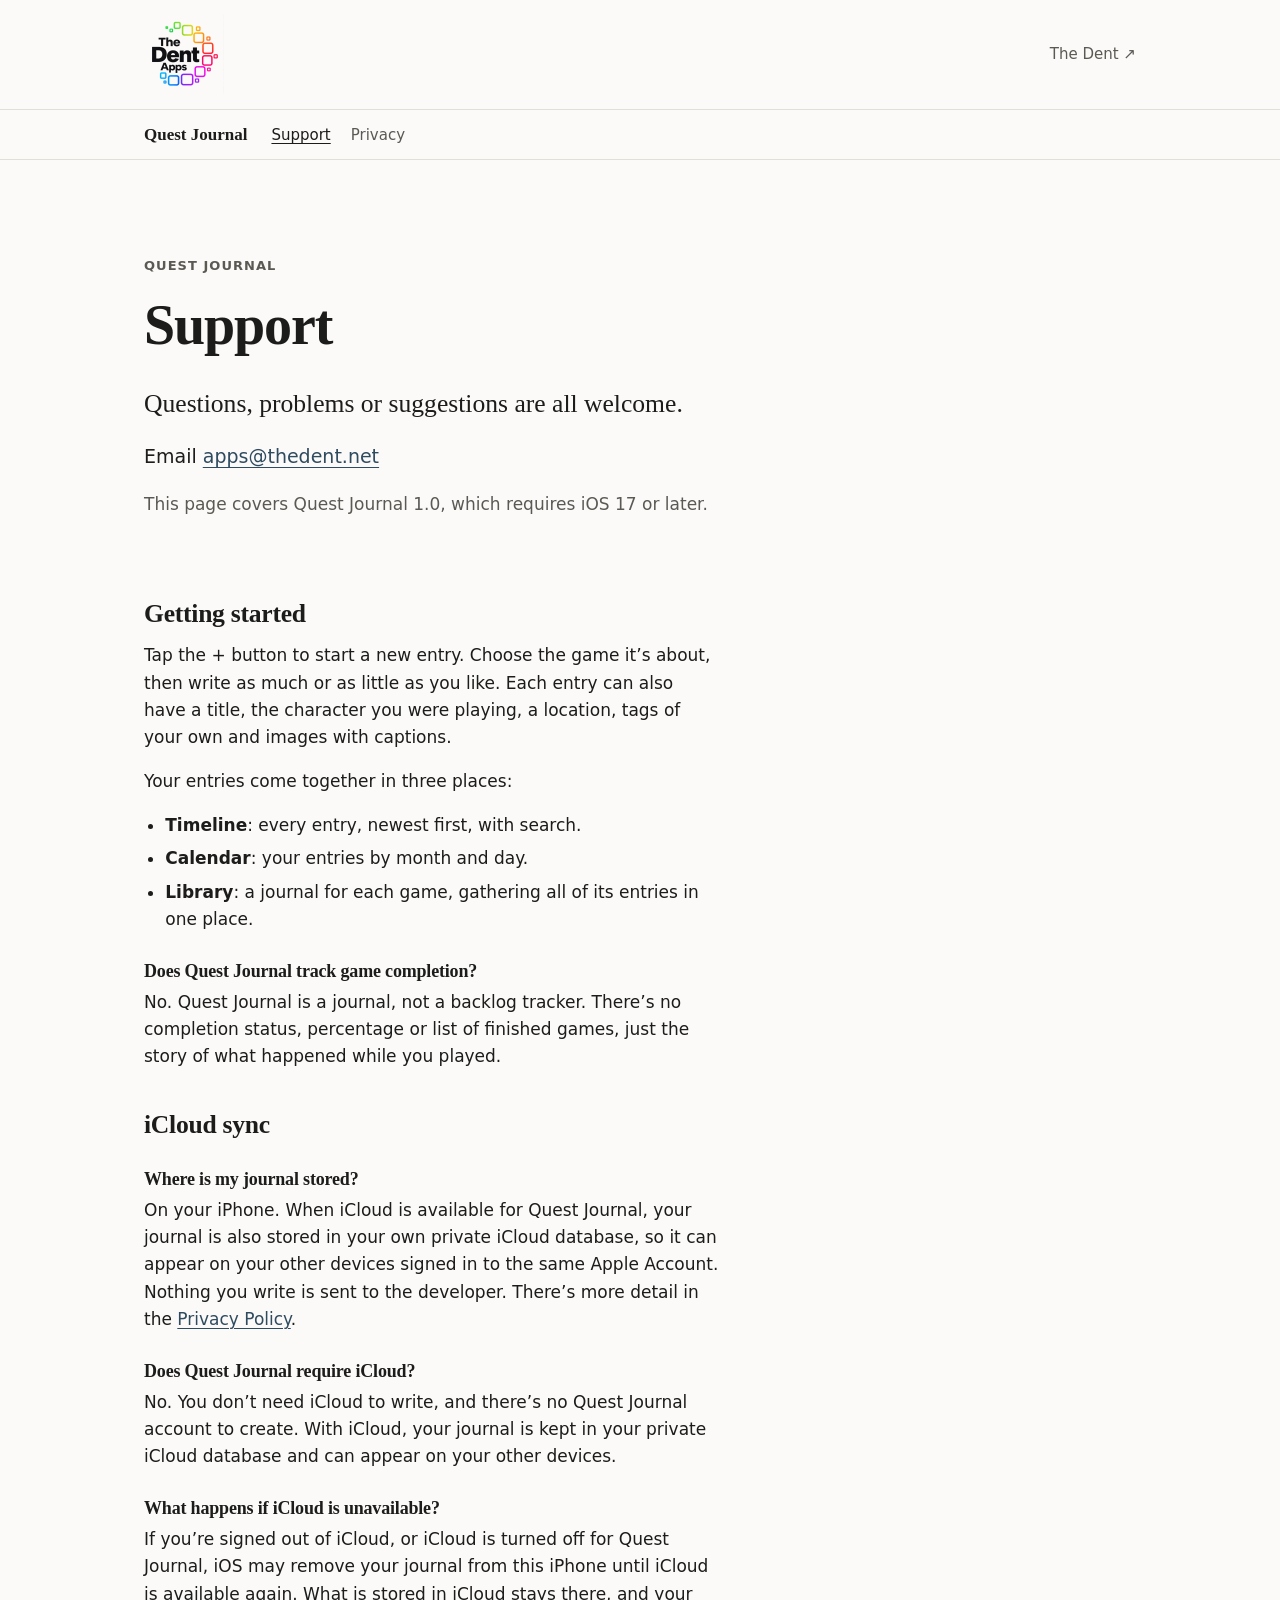
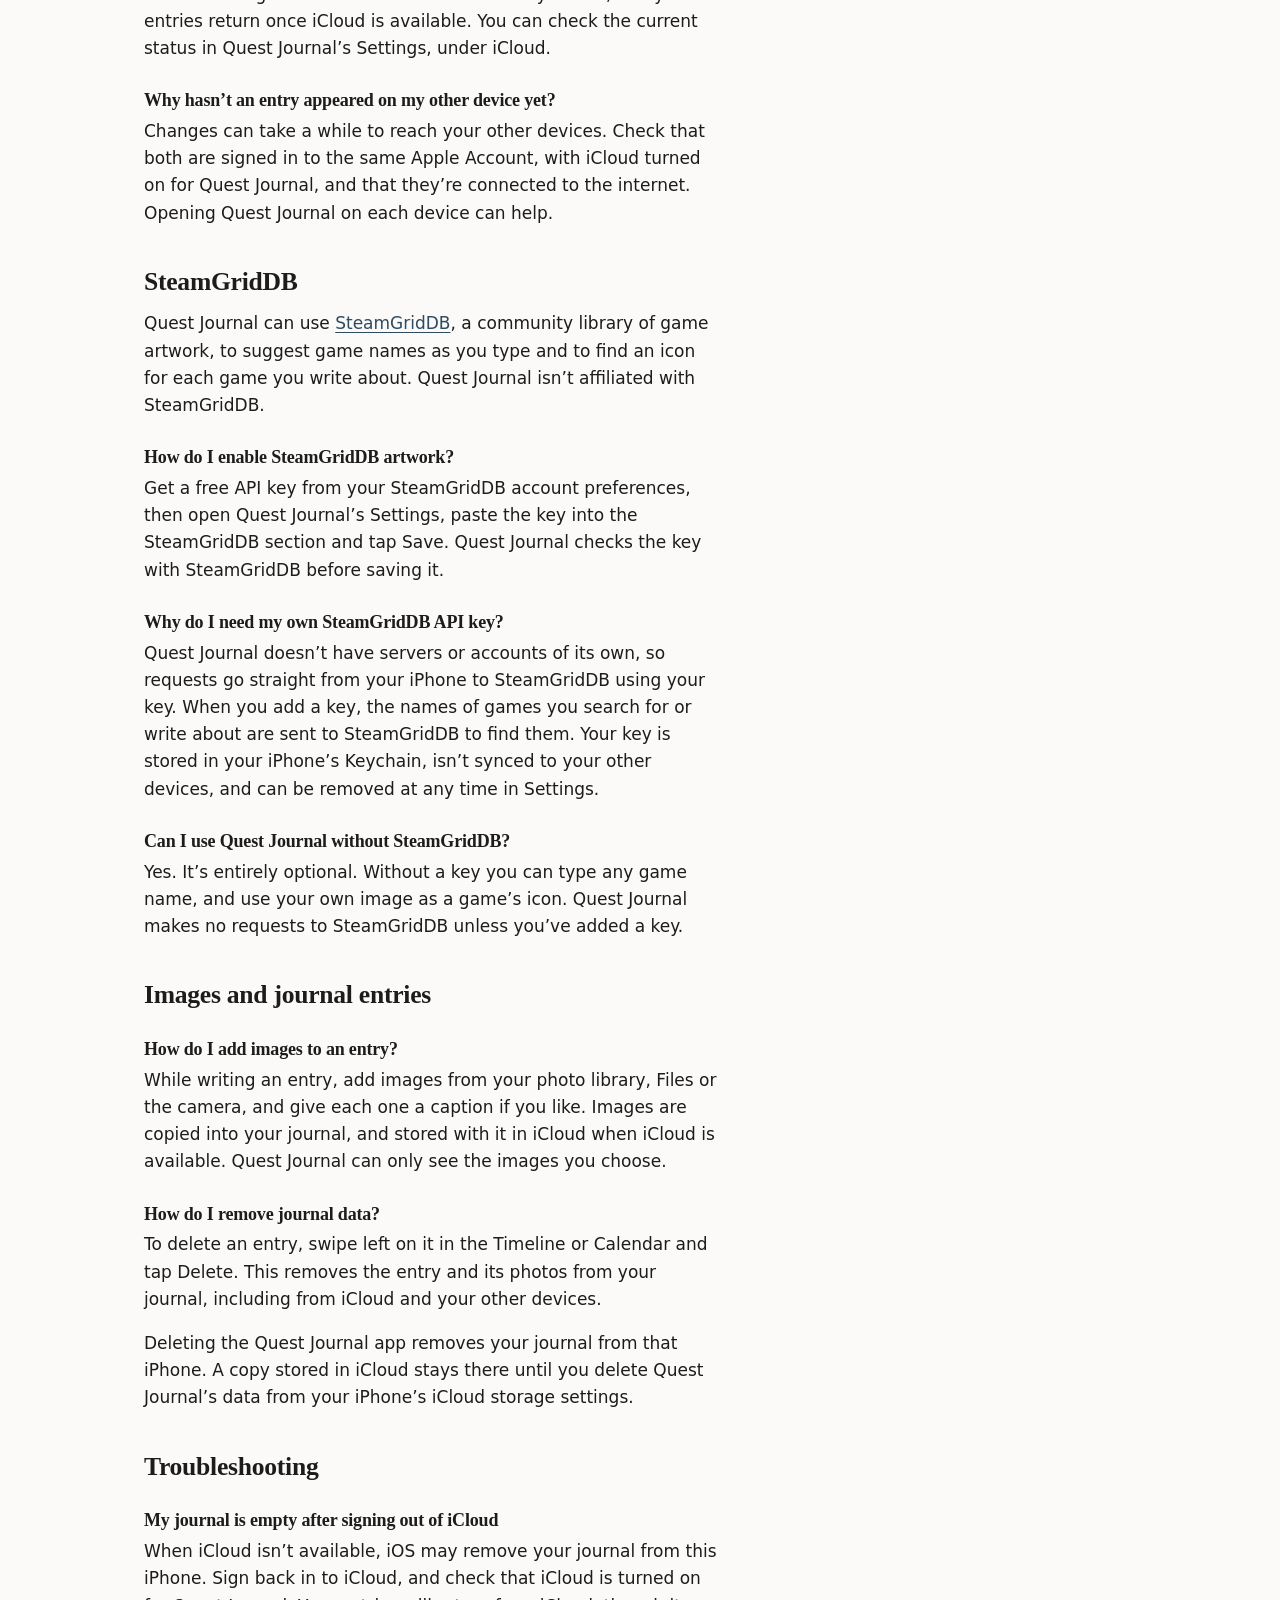
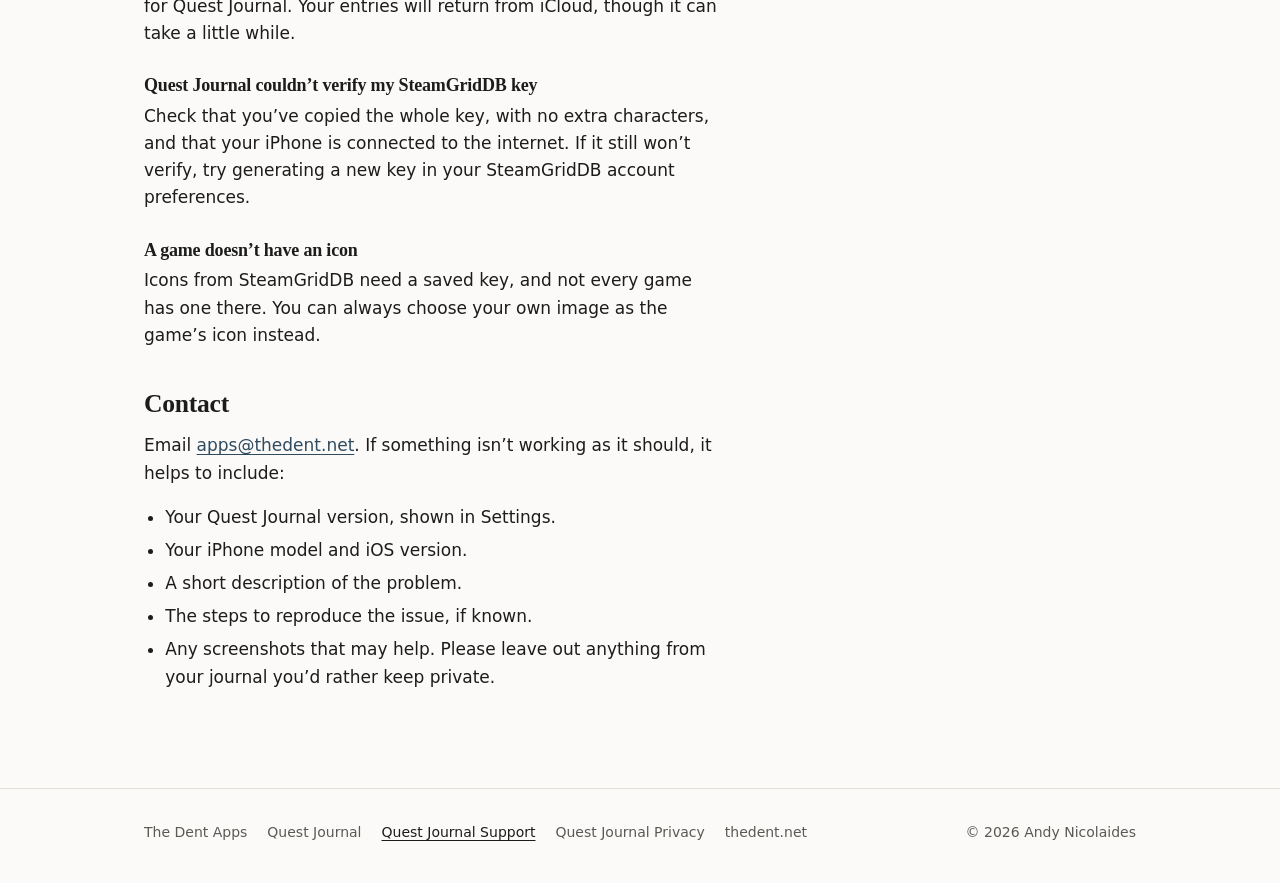
<file: quest-journal/support/index.html>
<!doctype html>
<html lang="en-GB" data-app="quest-journal">
<head>
  <meta charset="utf-8">
  <meta name="viewport" content="width=device-width, initial-scale=1">
  <title>Support · Quest Journal · The Dent Apps</title>
  <meta name="description" content="Get help with Quest Journal, and answers to common questions.">
  <link rel="canonical" href="https://apps.thedent.net/quest-journal/support/">
  <link rel="icon" href="/favicon.png" type="image/png">
  <link rel="apple-touch-icon" href="/apple-touch-icon.png">
  <link rel="stylesheet" href="/styles.css">
</head>
<body>
  <a class="skip-link" href="#main">Skip to content</a>

  <header class="site-header">
    <div class="wrap site-header__bar">
      <a class="site-title" href="/"><picture><source srcset="/assets/images/the-dent-apps-logo-dark.png" media="(prefers-color-scheme: dark)"><img class="site-title__logo" src="/assets/images/the-dent-apps-logo-light.png" width="320" height="320" alt="The Dent Apps"></picture></a>
      <nav aria-label="Site">
        <ul class="nav-list">
          <li><a href="https://thedent.net">The Dent<span aria-hidden="true"> ↗</span></a></li>
        </ul>
      </nav>
    </div>
    <nav class="app-nav" aria-label="Quest Journal">
      <div class="wrap app-nav__inner">
        <a class="app-nav__name" href="/quest-journal/">Quest Journal</a>
        <ul class="nav-list">
          <li><a href="/quest-journal/support/" aria-current="page">Support</a></li>
          <li><a href="/quest-journal/privacy/">Privacy</a></li>
        </ul>
      </div>
    </nav>
  </header>

  <main id="main">
    <div class="wrap">
      <article class="doc prose">
        <header class="page-intro">
          <p class="eyebrow"><a href="/quest-journal/">Quest Journal</a></p>
          <h1>Support</h1>
          <p class="lede">Questions, problems or suggestions are all welcome.</p>
          <p class="contact-line">Email <a href="mailto:apps@thedent.net">apps@thedent.net</a></p>
          <p class="muted">This page covers Quest Journal 1.0, which requires iOS 17 or later.</p>
        </header>

        <section class="faq" aria-labelledby="getting-started-heading">
          <h2 id="getting-started-heading">Getting started</h2>
          <p>Tap the + button to start a new entry. Choose the game it’s about, then write as much or as little as you like. Each entry can also have a title, the character you were playing, a location, tags of your own and images with captions.</p>
          <p>Your entries come together in three places:</p>
          <ul>
            <li><strong>Timeline</strong>: every entry, newest first, with search.</li>
            <li><strong>Calendar</strong>: your entries by month and day.</li>
            <li><strong>Library</strong>: a journal for each game, gathering all of its entries in one place.</li>
          </ul>

          <h3>Does Quest Journal track game completion?</h3>
          <p>No. Quest Journal is a journal, not a backlog tracker. There’s no completion status, percentage or list of finished games, just the story of what happened while you played.</p>
        </section>

        <section class="faq" aria-labelledby="icloud-heading">
          <h2 id="icloud-heading">iCloud sync</h2>

          <h3>Where is my journal stored?</h3>
          <p>On your iPhone. When iCloud is available for Quest Journal, your journal is also stored in your own private iCloud database, so it can appear on your other devices signed in to the same Apple Account. Nothing you write is sent to the developer. There’s more detail in the <a href="/quest-journal/privacy/">Privacy Policy</a>.</p>

          <h3>Does Quest Journal require iCloud?</h3>
          <p>No. You don’t need iCloud to write, and there’s no Quest Journal account to create. With iCloud, your journal is kept in your private iCloud database and can appear on your other devices.</p>

          <h3>What happens if iCloud is unavailable?</h3>
          <p>If you’re signed out of iCloud, or iCloud is turned off for Quest Journal, iOS may remove your journal from this iPhone until iCloud is available again. What is stored in iCloud stays there, and your entries return once iCloud is available. You can check the current status in Quest Journal’s Settings, under iCloud.</p>

          <h3>Why hasn’t an entry appeared on my other device yet?</h3>
          <p>Changes can take a while to reach your other devices. Check that both are signed in to the same Apple Account, with iCloud turned on for Quest Journal, and that they’re connected to the internet. Opening Quest Journal on each device can help.</p>
        </section>

        <section class="faq" aria-labelledby="steamgriddb-heading">
          <h2 id="steamgriddb-heading">SteamGridDB</h2>
          <p>Quest Journal can use <a href="https://www.steamgriddb.com">SteamGridDB</a>, a community library of game artwork, to suggest game names as you type and to find an icon for each game you write about. Quest Journal isn’t affiliated with SteamGridDB.</p>

          <h3>How do I enable SteamGridDB artwork?</h3>
          <p>Get a free API key from your SteamGridDB account preferences, then open Quest Journal’s Settings, paste the key into the SteamGridDB section and tap Save. Quest Journal checks the key with SteamGridDB before saving it.</p>

          <h3>Why do I need my own SteamGridDB API key?</h3>
          <p>Quest Journal doesn’t have servers or accounts of its own, so requests go straight from your iPhone to SteamGridDB using your key. When you add a key, the names of games you search for or write about are sent to SteamGridDB to find them. Your key is stored in your iPhone’s Keychain, isn’t synced to your other devices, and can be removed at any time in Settings.</p>

          <h3>Can I use Quest Journal without SteamGridDB?</h3>
          <p>Yes. It’s entirely optional. Without a key you can type any game name, and use your own image as a game’s icon. Quest Journal makes no requests to SteamGridDB unless you’ve added a key.</p>
        </section>

        <section class="faq" aria-labelledby="entries-heading">
          <h2 id="entries-heading">Images and journal entries</h2>

          <h3>How do I add images to an entry?</h3>
          <p>While writing an entry, add images from your photo library, Files or the camera, and give each one a caption if you like. Images are copied into your journal, and stored with it in iCloud when iCloud is available. Quest Journal can only see the images you choose.</p>

          <h3>How do I remove journal data?</h3>
          <p>To delete an entry, swipe left on it in the Timeline or Calendar and tap Delete. This removes the entry and its photos from your journal, including from iCloud and your other devices.</p>
          <p>Deleting the Quest Journal app removes your journal from that iPhone. A copy stored in iCloud stays there until you delete Quest Journal’s data from your iPhone’s iCloud storage settings.</p>
        </section>

        <section class="faq" aria-labelledby="troubleshooting-heading">
          <h2 id="troubleshooting-heading">Troubleshooting</h2>

          <h3>My journal is empty after signing out of iCloud</h3>
          <p>When iCloud isn’t available, iOS may remove your journal from this iPhone. Sign back in to iCloud, and check that iCloud is turned on for Quest Journal. Your entries will return from iCloud, though it can take a little while.</p>

          <h3>Quest Journal couldn’t verify my SteamGridDB key</h3>
          <p>Check that you’ve copied the whole key, with no extra characters, and that your iPhone is connected to the internet. If it still won’t verify, try generating a new key in your SteamGridDB account preferences.</p>

          <h3>A game doesn’t have an icon</h3>
          <p>Icons from SteamGridDB need a saved key, and not every game has one there. You can always choose your own image as the game’s icon instead.</p>
        </section>

        <section aria-labelledby="contact-heading">
          <h2 id="contact-heading">Contact</h2>
          <p>Email <a href="mailto:apps@thedent.net">apps@thedent.net</a>. If something isn’t working as it should, it helps to include:</p>
          <ul>
            <li>Your Quest Journal version, shown in Settings.</li>
            <li>Your iPhone model and iOS version.</li>
            <li>A short description of the problem.</li>
            <li>The steps to reproduce the issue, if known.</li>
            <li>Any screenshots that may help. Please leave out anything from your journal you’d rather keep private.</li>
          </ul>
        </section>
      </article>
    </div>
  </main>

  <footer class="site-footer">
    <div class="wrap site-footer__inner">
      <nav aria-label="Footer">
        <ul class="nav-list">
          <li><a href="/">The Dent Apps</a></li>
          <li><a href="/quest-journal/">Quest Journal</a></li>
          <li><a href="/quest-journal/support/" aria-current="page">Quest Journal Support</a></li>
          <li><a href="/quest-journal/privacy/">Quest Journal Privacy</a></li>
          <li><a href="https://thedent.net">thedent.net</a></li>
        </ul>
      </nav>
      <p>© 2026 Andy Nicolaides</p>
    </div>
  </footer>
</body>
</html>
</file>
<file: styles.css>
/* The Dent Apps — shared stylesheet
   ------------------------------------------------------------------
   One stylesheet for every page. Every page shares the colour tokens
   below; an app can set data-app="…" on <html> to override typography
   tokens. See "App themes" near the end.
   ------------------------------------------------------------------ */

/* Tokens ----------------------------------------------------------- */

:root {
  color-scheme: light dark;

  /* The Dent: neutral paper, near-black ink, slate accent */
  --paper: #fbfaf8;
  --surface: #f2f0ec;
  --ink: #1c1c1a;
  --ink-soft: #5b5954;
  --rule: #e2dfd9;
  --rule-strong: #cbc7bf;
  --accent: #2f4b60;

  --font-sans: system-ui, -apple-system, BlinkMacSystemFont, "Segoe UI",
    "Helvetica Neue", Arial, sans-serif;
  --font-serif: ui-serif, "New York", "Iowan Old Style", Charter,
    "Bitstream Charter", Georgia, serif;

  /* Headings are serif everywhere; body text can be swapped per app */
  --font-display: var(--font-serif);
  --font-body: var(--font-sans);

  --measure: 36rem;
  --wide: 62rem;
  --gutter: clamp(1rem, 4vw, 2rem);
  --radius: 10px;
}

@media (prefers-color-scheme: dark) {
  :root {
    --paper: #161615;
    --surface: #1f1f1d;
    --ink: #ecebe7;
    --ink-soft: #a8a59e;
    --rule: #2e2d2a;
    --rule-strong: #45433f;
    --accent: #9dbbd1;
  }
}

/* Base ------------------------------------------------------------- */

*,
*::before,
*::after {
  box-sizing: border-box;
}

html {
  background: var(--paper);
  -webkit-text-size-adjust: 100%;
  text-size-adjust: 100%;
}

body {
  margin: 0;
  background: var(--paper);
  color: var(--ink);
  font-family: var(--font-body);
  font-size: 1.0625rem;
  line-height: 1.6;
  -webkit-font-smoothing: antialiased;
  text-rendering: optimizeLegibility;
  min-height: 100vh;
  display: flex;
  flex-direction: column;
}

main {
  flex: 1;
}

h1,
h2,
h3 {
  font-family: var(--font-display);
  font-weight: 600;
  line-height: 1.2;
  letter-spacing: -0.01em;
  margin: 0 0 0.5em;
  text-wrap: balance;
}

h1 {
  font-size: clamp(2.25rem, 1.6rem + 3vw, 3.5rem);
  letter-spacing: -0.02em;
}

h2 {
  font-size: clamp(1.35rem, 1.2rem + 0.6vw, 1.6rem);
}

h3 {
  font-size: 1.15rem;
}

p,
ul,
ol,
dl {
  margin: 0 0 1em;
}

ul,
ol {
  padding-left: 1.25em;
}

li + li {
  margin-top: 0.35em;
}

img {
  max-width: 100%;
  height: auto;
  display: block;
}

a {
  color: var(--accent);
  text-decoration-line: underline;
  text-decoration-thickness: 1px;
  text-underline-offset: 0.2em;
}

a:hover {
  text-decoration-thickness: 2px;
}

:focus-visible {
  outline: 2px solid var(--accent);
  outline-offset: 3px;
  border-radius: 2px;
}

strong {
  font-weight: 600;
}

/* Layout ----------------------------------------------------------- */

.wrap {
  width: 100%;
  max-width: calc(var(--wide) + 2 * var(--gutter));
  margin-inline: auto;
  padding-inline: var(--gutter);
}

.prose {
  max-width: var(--measure);
}

/* Hidden visually but still read by screen readers, e.g. the home page
   title, which the logo already shows. */
.visually-hidden {
  position: absolute;
  width: 1px;
  height: 1px;
  margin: -1px;
  padding: 0;
  overflow: hidden;
  clip-path: inset(50%);
  white-space: nowrap;
  border: 0;
}

.skip-link {
  position: absolute;
  left: var(--gutter);
  top: -100px;
  z-index: 10;
  padding: 0.5rem 0.9rem;
  background: var(--ink);
  color: var(--paper);
  font-family: var(--font-sans);
  font-size: 0.9375rem;
  border-radius: 6px;
  text-decoration: none;
}

.skip-link:focus {
  top: 0.75rem;
}

/* Site header ------------------------------------------------------ */

.site-header {
  font-family: var(--font-sans);
  border-bottom: 1px solid var(--rule);
}

.site-header__bar {
  display: flex;
  flex-wrap: wrap;
  align-items: center;
  justify-content: space-between;
  gap: 0.5rem 1.5rem;
  padding-block: 0.9rem;
}

/* The Dent Apps logo already includes its name. A <picture> swaps in the
   light-lettered version when the system is in dark mode. */
.site-title {
  display: block;
  border-radius: 6px;
}

.site-title__logo {
  width: clamp(4rem, 3.25rem + 3vw, 5rem);
  height: auto;
}

.nav-list {
  display: flex;
  flex-wrap: wrap;
  gap: 0.25rem 1.25rem;
  list-style: none;
  margin: 0;
  padding: 0;
  font-size: 0.9375rem;
}

.nav-list li + li {
  margin-top: 0;
}

.nav-list a {
  color: var(--ink-soft);
  text-decoration: none;
}

.nav-list a:hover,
.nav-list a[aria-current="page"] {
  color: var(--ink);
  text-decoration: underline;
  text-decoration-thickness: 1px;
}

/* Per-app navigation (sits under the site bar on app pages) */

.app-nav {
  border-top: 1px solid var(--rule);
}

.app-nav__inner {
  display: flex;
  flex-wrap: wrap;
  align-items: baseline;
  gap: 0.25rem 1.5rem;
  padding-block: 0.7rem;
}

.app-nav__name {
  font-family: var(--font-display);
  font-weight: 600;
  font-size: 1.0625rem;
  color: var(--ink);
  text-decoration: none;
}

.app-nav__name:hover,
.app-nav__name[aria-current="page"] {
  text-decoration: underline;
  text-decoration-thickness: 1px;
}

/* Page sections ---------------------------------------------------- */

.page-intro {
  padding-block: clamp(3rem, 8vw, 6rem) clamp(2rem, 5vw, 3.5rem);
}

.lede {
  font-family: var(--font-display);
  font-size: clamp(1.25rem, 1.1rem + 0.8vw, 1.6rem);
  line-height: 1.35;
  color: var(--ink);
  margin-bottom: 1.25rem;
  text-wrap: balance;
}

.eyebrow {
  font-family: var(--font-sans);
  font-size: 0.8125rem;
  font-weight: 600;
  letter-spacing: 0.08em;
  text-transform: uppercase;
  color: var(--ink-soft);
  margin-bottom: 0.9rem;
}

.eyebrow a {
  color: inherit;
  text-decoration: none;
}

.eyebrow a:hover {
  text-decoration: underline;
}

.muted {
  color: var(--ink-soft);
}

.section {
  padding-block: clamp(2rem, 5vw, 3.5rem);
  border-top: 1px solid var(--rule);
}

.section-label {
  font-family: var(--font-sans);
  font-size: 0.8125rem;
  font-weight: 600;
  letter-spacing: 0.08em;
  text-transform: uppercase;
  color: var(--ink-soft);
  margin-bottom: 1.5rem;
}

/* App list (home page) -------------------------------------------- */

.app-list {
  list-style: none;
  margin: 0;
  padding: 0;
  border-top: 1px solid var(--rule);
}

.app-list > li {
  margin: 0;
  border-bottom: 1px solid var(--rule);
}

.app-entry {
  position: relative;
  display: grid;
  grid-template-columns: auto 1fr;
  grid-template-areas:
    "icon text"
    "icon meta";
  column-gap: 1.25rem;
  align-items: start;
  padding-block: 1.5rem;
}

.app-entry__icon {
  grid-area: icon;
}

.app-entry .app-icon {
  width: 4rem;
}

.app-entry__text {
  grid-area: text;
}

.app-entry__name {
  font-size: 1.35rem;
  margin: 0 0 0.15rem;
}

.app-entry__name a {
  color: var(--ink);
  text-decoration: none;
}

/* The whole row is clickable; the link text stays the accessible name */
.app-entry__name a::after {
  content: "";
  position: absolute;
  inset: 0;
}

.app-entry__name a:focus-visible {
  outline: none;
}

.app-entry:has(.app-entry__name a:focus-visible) {
  outline: 2px solid var(--accent);
  outline-offset: 4px;
  border-radius: 4px;
}

.app-entry:hover .app-entry__name a {
  text-decoration: underline;
  text-decoration-thickness: 1px;
}

.app-entry__tagline {
  margin: 0;
  color: var(--ink);
}

.app-entry__description {
  margin: 0.15rem 0 0;
  color: var(--ink-soft);
}

/* Sits above the row's link overlay so the badge stays its own link */
.app-entry__badge {
  position: relative;
  z-index: 1;
  width: fit-content;
  margin: 0.75rem 0 0;
}

.app-entry__meta {
  grid-area: meta;
  display: flex;
  flex-wrap: wrap;
  gap: 0.25rem 1rem;
  margin: 0.5rem 0 0;
  font-family: var(--font-sans);
  font-size: 0.875rem;
  color: var(--ink-soft);
}

.app-entry__meta div {
  display: flex;
  gap: 0.35rem;
}

.app-entry__meta dt {
  font-weight: 600;
}

.app-entry__meta dd {
  margin: 0;
}

@media (min-width: 40rem) {
  .app-entry {
    grid-template-columns: auto 1fr auto;
    grid-template-areas: "icon text meta";
    align-items: center;
  }

  .app-entry .app-icon {
    width: 4.5rem;
  }

  .app-entry__meta {
    flex-direction: column;
    align-items: flex-end;
    margin: 0;
    text-align: right;
  }
}

/* App icon --------------------------------------------------------- */

/* Icons are square PNGs. This base class sets only the size; full-bleed
   artwork gets its rounded shape from .app-icon--ios below. */
.app-icon {
  display: block;
  aspect-ratio: 1;
  width: 7rem;
  height: auto;
}

/* Screenshot ------------------------------------------------------- */

.screenshot {
  margin: 0;
}

/* The screenshot already shows the real window, so it gets only a quiet
   frame; its width and height attributes keep the aspect ratio. */
.screenshot img {
  width: 100%;
  height: auto;
  border-radius: var(--radius);
  border: 1px solid var(--rule-strong);
  box-shadow: 0 1px 2px rgb(0 0 0 / 0.04), 0 12px 32px -12px rgb(0 0 0 / 0.18);
}

.screenshot figcaption {
  margin-top: 0.9rem;
  font-family: var(--font-sans);
  font-size: 0.875rem;
  color: var(--ink-soft);
}

/* Product page ----------------------------------------------------- */

.product-hero {
  padding-block: clamp(3rem, 8vw, 5.5rem) clamp(2rem, 5vw, 3rem);
}

.product-hero .app-icon {
  width: clamp(5.5rem, 12vw, 8rem);
  margin: 0 0 1.25rem -0.5rem; /* optically align the icon's padding */
}

.product-hero h1 {
  margin-bottom: 0.3em;
}

.status {
  display: inline-block;
  margin: 0.5rem 0 0;
  padding: 0.35rem 0.8rem;
  border: 1px solid var(--rule-strong);
  border-radius: 999px;
  font-family: var(--font-sans);
  font-size: 0.875rem;
  color: var(--ink);
}

/* App Store badge ------------------------------------------------- */

/* Apple's unmodified badge artwork. Apple asks for at least 40 px of
   height on screen and clear space of a quarter of its height, which the
   margins around .app-entry__badge and .product-hero__badge provide. */
.store-badge {
  display: block;
  width: fit-content;
  border-radius: 8px;
}

.store-badge img {
  width: auto;
  height: 40px;
}

.product-hero__badge {
  margin: 1.25rem 0 0;
}

.product-hero__badge .store-badge img {
  height: 48px;
}

.product-shot {
  padding-bottom: clamp(3rem, 7vw, 5rem);
}

.intro-text {
  font-size: 1.1875rem;
  max-width: var(--measure);
}

.features {
  display: grid;
  gap: 0 clamp(2rem, 5vw, 4rem);
  margin-top: 2.5rem;
}

.feature {
  padding-block: 1.5rem;
  border-top: 1px solid var(--rule);
}

.feature h3 {
  font-size: 1.25rem;
  margin-bottom: 0.4em;
}

.feature p:last-child {
  margin-bottom: 0;
}

@media (min-width: 48rem) {
  .features {
    grid-template-columns: 1fr 1fr;
  }
}

/* Long-form pages (privacy, support) ------------------------------ */

.doc {
  padding-bottom: clamp(3rem, 7vw, 5rem);
}

.doc .page-intro {
  padding-bottom: 1.5rem;
}

.doc h2 {
  margin-top: 2.5rem;
}

.doc .page-intro + h2 {
  margin-top: 0.5rem;
}

.doc h3 {
  margin-top: 1.75rem;
  margin-bottom: 0.35em;
}

.summary {
  margin: 0 0 2.5rem;
  padding: 1.25rem 1.5rem;
  background: var(--surface);
  border-radius: var(--radius);
}

.summary h2 {
  margin-top: 0;
  font-size: 1.125rem;
}

.summary ul {
  margin-bottom: 0;
}

.contact-line {
  font-size: 1.1875rem;
}

.faq h3 {
  font-size: 1.125rem;
}

/* Site footer ------------------------------------------------------ */

.site-footer {
  font-family: var(--font-sans);
  font-size: 0.875rem;
  color: var(--ink-soft);
  border-top: 1px solid var(--rule);
}

.site-footer__inner {
  display: flex;
  flex-wrap: wrap;
  justify-content: space-between;
  align-items: baseline;
  gap: 0.75rem 2rem;
  padding-block: 2rem 2.5rem;
}

.site-footer p {
  margin: 0;
}

.site-footer .nav-list {
  font-size: inherit;
}

/* App themes ------------------------------------------------------- */

/* Every page uses The Dent's colours above, in light and dark, so the
   apps read as one site. An app may still override typography here. */

/* Estia: serif text */
[data-app="estia"] {
  --font-body: var(--font-serif);
}

/* Full-bleed icons (Quest Journal's iPhone icon and Estia's Mac icon) are
   squares that the system masks itself, so they get their rounded shape
   here, and are scaled to the visual size of an icon's artwork within its
   padding. */
.app-icon--ios {
  border-radius: 22.37%;
  transform: scale(0.805);
  box-shadow: 0 0 0 1px var(--rule-strong), 0 8px 20px -10px rgb(0 0 0 / 0.35);
}

/* On the home page, scale to the 85.2% of the canvas (436 of 512 px) that a
   padded macOS icon's artwork fills, so every app icon reads at one size. */
.app-entry .app-icon--ios {
  transform: scale(0.852);
}

/* The same correction for the product page hero. */
.product-hero .app-icon--ios {
  transform: scale(0.852);
}

/* Motion ----------------------------------------------------------- */

@media (prefers-reduced-motion: reduce) {
  *,
  *::before,
  *::after {
    animation-duration: 0.01ms !important;
    animation-iteration-count: 1 !important;
    transition-duration: 0.01ms !important;
    scroll-behavior: auto !important;
  }
}
</file>
